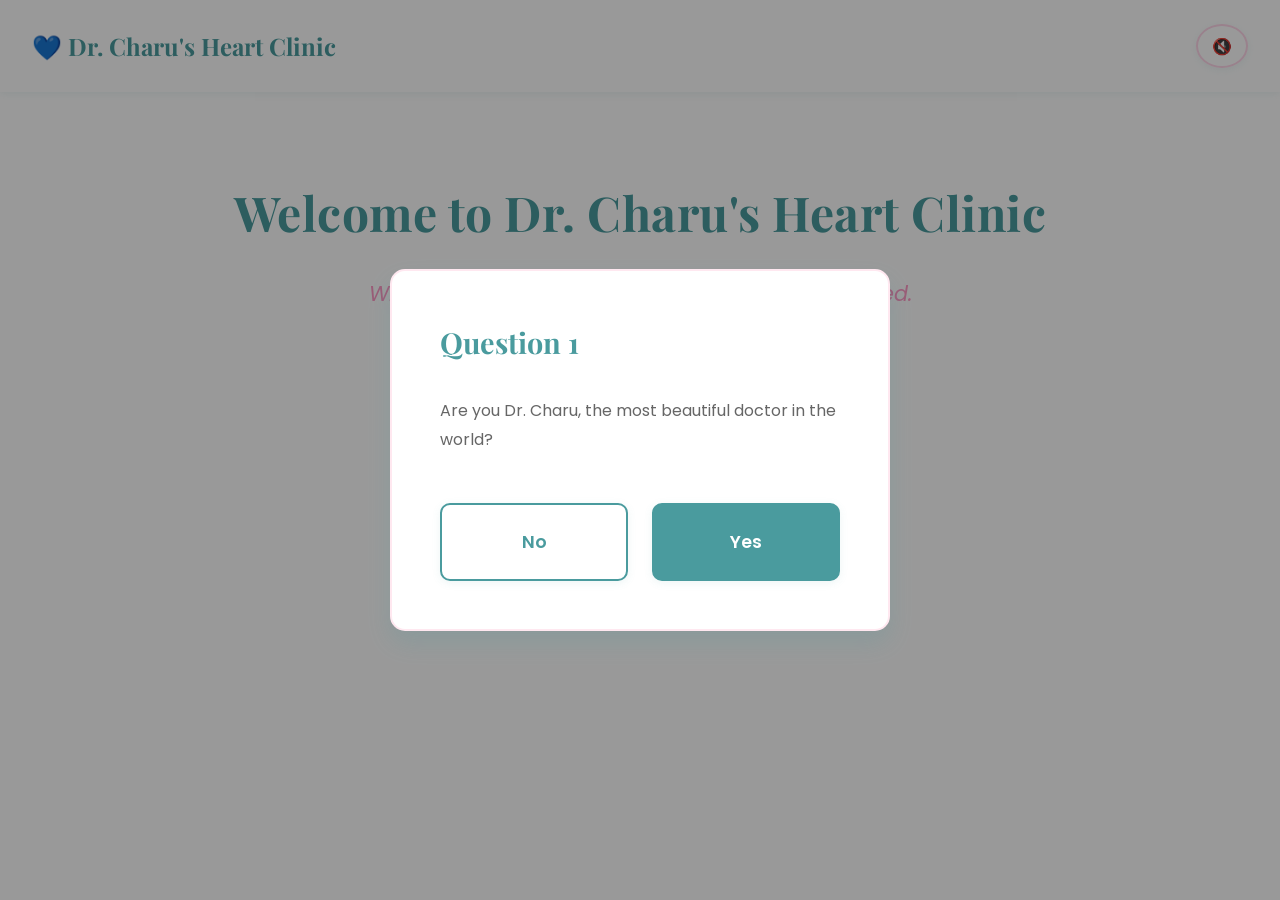
<file: index.html>
<!DOCTYPE html>
<html lang="en">
<head>
    <meta charset="UTF-8">
    <meta name="viewport" content="width=device-width, initial-scale=1.0">
    <title>Welcome to Dr. Charu's Heart Clinic</title>
    <link rel="icon" href="data:image/svg+xml,<svg xmlns=%22http://www.w3.org/2000/svg%22 viewBox=%220 0 100 100%22><text y=%22.9em%22 font-size=%2290%22>💙</text></svg>">
    <link rel="stylesheet" href="style.css">
</head>
<body data-page="landing">
    <!-- Navigation -->
    <nav>
        <div class="nav-brand">💙 Dr. Charu's Heart Clinic</div>
        <div style="display: flex; align-items: center; gap: 1rem;">
            <button class="music-toggle" title="Toggle Music">🔇</button>
        </div>
    </nav>

    <!-- Main Content -->
    <div class="page-container">
        <svg class="bg-heartbeat" viewBox="0 0 100 100" width="100" height="100">
            <polyline points="0,50 10,50 20,30 30,70 40,50 50,50 70,50 80,45 90,40 100,45" 
                      stroke="#FFD6E8" stroke-width="2" fill="none" stroke-linecap="round"/>
        </svg>

        <div class="content-wrapper">
            <header>
                <h1>Welcome to Dr. Charu's Heart Clinic</h1>
                <p style="font-size: 1.3rem; color: #FF99C5; font-style: italic; margin-bottom: 2rem;">
                    Where one patient has been permanently admitted.
                </p>
                
                <!-- Animated ECG Line -->
                <div style="margin: 2rem 0;">
                    <svg width="300" height="80" viewBox="0 0 300 80" style="margin: 0 auto; display: block;">
                        <!-- ECG heartbeat pattern -->
                        <rect x="0" y="0" width="300" height="80" fill="#E0EEF5" rx="5" opacity="0.3"/>
                        <polyline points="0,40 20,40 30,20 40,60 50,40 60,40 80,40 85,38 90,36 95,38 100,40 120,40 130,25 140,55 150,40 160,40 180,40 190,38 200,35 210,38 220,40 240,40 250,20 260,60 270,40 280,40 300,40" 
                                  stroke="#4A9B9E" stroke-width="2.5" fill="none" stroke-linecap="round" stroke-linejoin="round"/>
                        
                        <!-- Animated pulsing dot -->
                        <circle cx="300" cy="40" r="3" fill="#FF99C5" opacity="0.8">
                            <animate attributeName="r" from="3" to="6" dur="0.8s" repeatCount="indefinite"/>
                            <animate attributeName="opacity" from="0.8" to="0" dur="0.8s" repeatCount="indefinite"/>
                        </circle>
                    </svg>
                </div>
            </header>

            <div style="margin-top: 3rem;">
                <p style="font-size: 1.1rem; margin-bottom: 2rem; color: #666;">
                    Before you enter, we need to confirm a few things...
                </p>
            </div>
        </div>
    </div>

    <!-- Questions Modal -->
    <div class="modal-overlay" id="questions-modal">
        <div class="modal">
            <h2>Question 1</h2>
            <p>Are you Dr. Charu, the most beautiful doctor in the world?</p>
            <div class="modal-buttons">
                <button class="btn btn-ghost" data-answer="no" type="button">No</button>
                <button class="btn" data-answer="yes" type="button">Yes</button>
            </div>
        </div>
    </div>

    <!-- Audio Element -->
    <audio id="background-music" loop style="display: none;"></audio>

    <!-- Scripts -->
    <script src="script.js"></script>
</body>
</html>
</file>
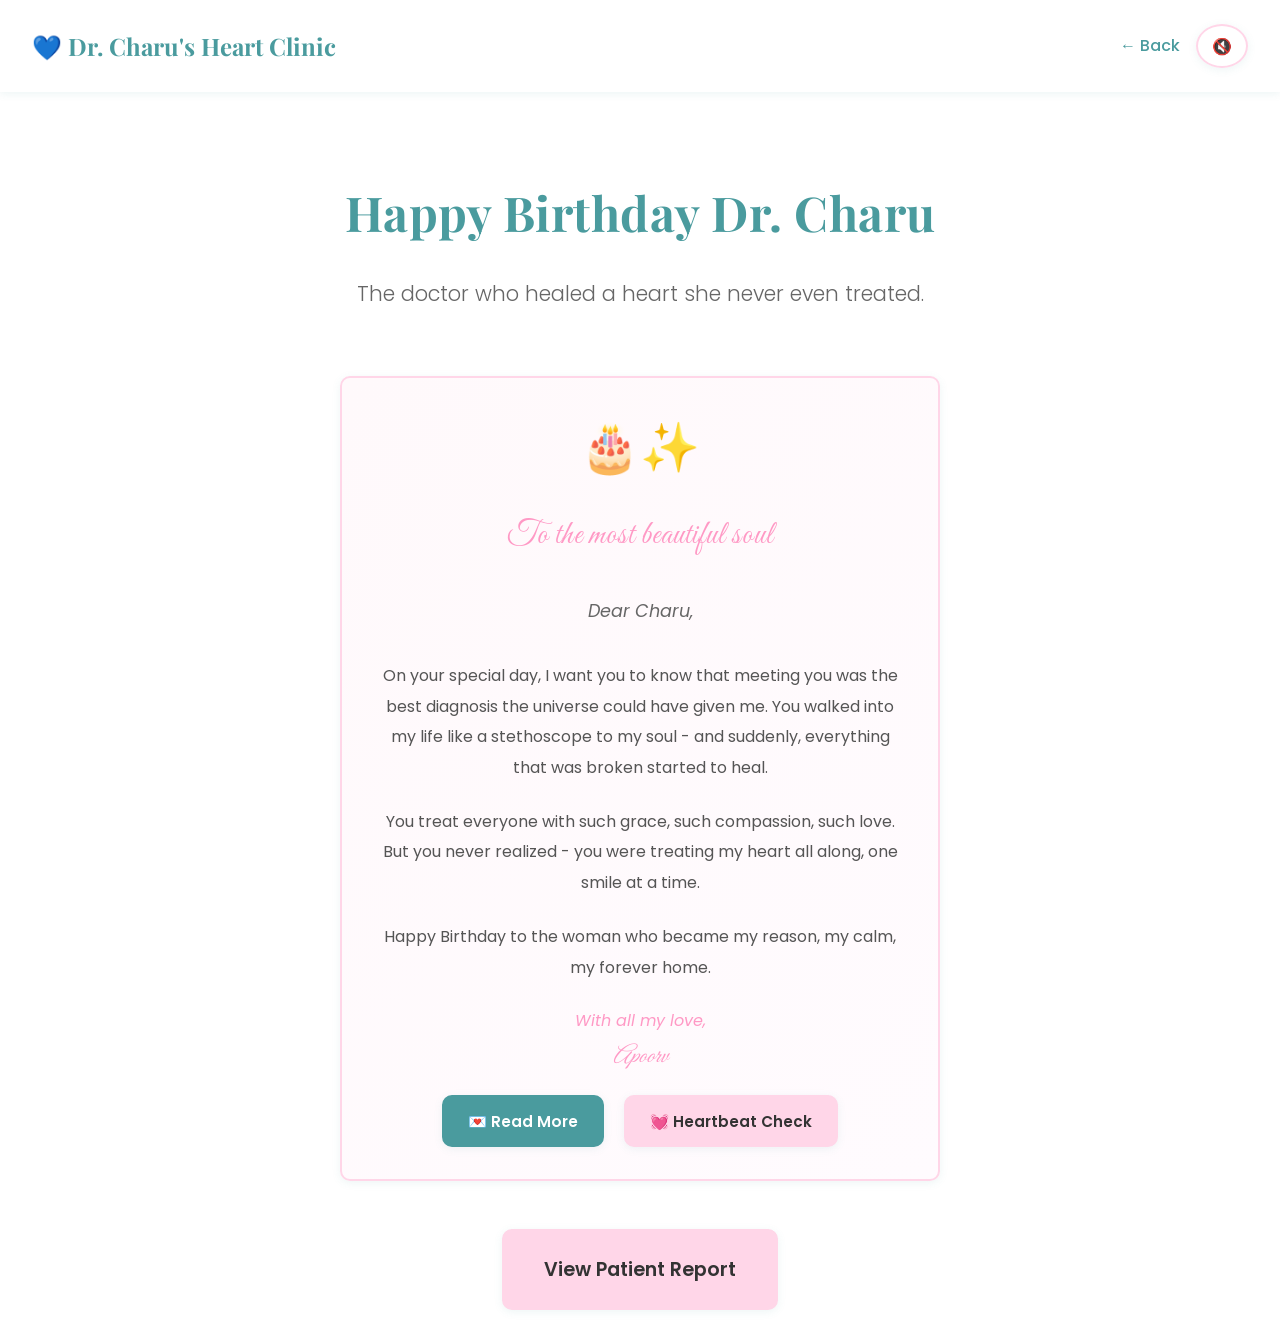
<file: birthday.html>
<!DOCTYPE html>
<html lang="en">
<head>
    <meta charset="UTF-8">
    <meta name="viewport" content="width=device-width, initial-scale=1.0">
    <title>Happy Birthday Dr. Charu</title>
    <link rel="icon" href="data:image/svg+xml,<svg xmlns=%22http://www.w3.org/2000/svg%22 viewBox=%220 0 100 100%22><text y=%22.9em%22 font-size=%2290%22>💙</text></svg>">
    <link rel="stylesheet" href="style.css">
</head>
<body data-page="birthday">
    <!-- Navigation -->
    <nav>
        <div class="nav-brand">💙 Dr. Charu's Heart Clinic</div>
        <div style="display: flex; align-items: center; gap: 1rem;">
            <a href="index.html" style="text-decoration: none; color: #4A9B9E; font-weight: 500;">← Back</a>
            <button class="music-toggle" title="Toggle Music">🔇</button>
        </div>
    </nav>

    <!-- Main Content -->
    <div class="page-container">
        <!-- Background heartbeat -->
        <div class="bg-heartbeat">❤️</div>

        <div class="content-wrapper">
            <header>
                <h1>Happy Birthday Dr. Charu</h1>
                <p class="subtitle">
                    The doctor who healed a heart she never even treated.
                </p>
            </header>

            <!-- Birthday Message -->
            <div class="card" style="background: linear-gradient(135deg, #FFF9FB 0%, #FFFBFE 100%); border: 2px solid #FFD6E8; max-width: 600px; margin: 2rem auto;">
                <div style="font-size: 3rem; margin-bottom: 1.5rem; cursor: pointer; transition: transform 0.3s ease;" onclick="celebrateBirthday()">🎂✨</div>
                
                <div style="font-family: 'Great Vibes', cursive; font-size: 2rem; color: #FF99C5; margin-bottom: 2rem; letter-spacing: 1px;">
                    To the most beautiful soul
                </div>

                <p style="font-size: 1.1rem; color: #666; line-height: 2; margin-bottom: 2rem; font-style: italic;">
                    Dear Charu,
                </p>

                <p style="font-size: 1rem; color: #555; line-height: 1.9; margin-bottom: 1.5rem;">
                    On your special day, I want you to know that meeting you was the best diagnosis the universe could have given me. You walked into my life like a stethoscope to my soul - and suddenly, everything that was broken started to heal.
                </p>

                <p style="font-size: 1rem; color: #555; line-height: 1.9; margin-bottom: 1.5rem;">
                    You treat everyone with such grace, such compassion, such love. But you never realized - you were treating my heart all along, one smile at a time.
                </p>

                <p style="font-size: 1rem; color: #555; line-height: 1.9; margin-bottom: 1.5rem;">
                    Happy Birthday to the woman who became my reason, my calm, my forever home.
                </p>

                <p style="font-size: 1rem; color: #FF99C5; font-style: italic; margin-bottom: 1rem;">
                    With all my love,<br>
                    <span style="font-family: 'Great Vibes', cursive; font-size: 1.5rem;">Apoorv</span>
                </p>

                <!-- Message Reveal Button -->
                <button class="btn" onclick="revealMessage()" style="margin-right: 1rem; font-size: 0.95rem; padding: 0.8rem 1.5rem;">
                    💌 Read More
                </button>

                <!-- Heartbeat Check Button -->
                <button class="btn btn-secondary" onclick="checkHeartbeat()" style="font-size: 0.95rem; padding: 0.8rem 1.5rem;">
                    💓 Heartbeat Check
                </button>
            </div>

            <!-- Call to action -->
            <div style="margin-top: 3rem;">
                <button class="btn btn-secondary" onclick="navigateTo('love_report.html')" style="font-size: 1.2rem; padding: 1.5rem 2.5rem;">
                    View Patient Report
                </button>
            </div>
        </div>
    </div>

    <!-- Audio Element -->
    <audio id="background-music" loop style="display: none;"></audio>

    <!-- Scripts -->
    <script src="script.js"></script>
</body>
</html>
</file>
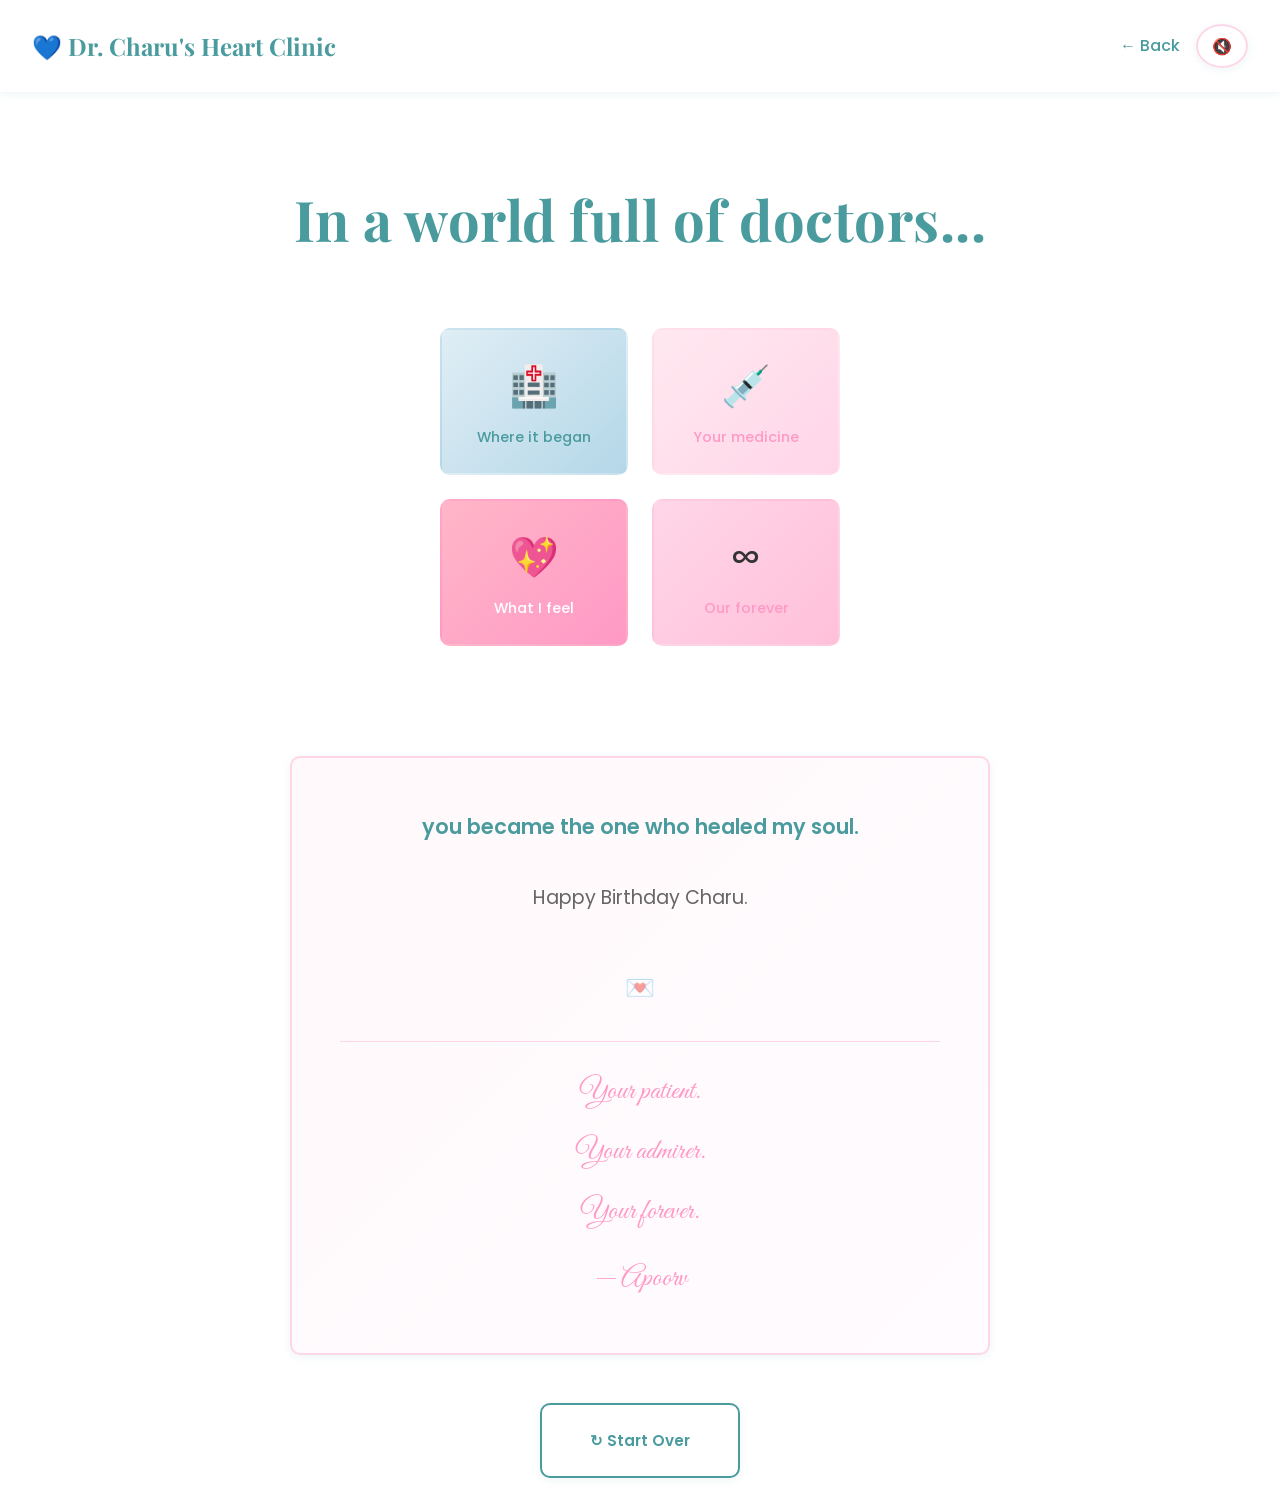
<file: forever.html>
<!DOCTYPE html>
<html lang="en">
<head>
    <meta charset="UTF-8">
    <meta name="viewport" content="width=device-width, initial-scale=1.0">
    <title>Forever - Charu's Birthday Gift</title>
    <link rel="icon" href="data:image/svg+xml,<svg xmlns=%22http://www.w3.org/2000/svg%22 viewBox=%220 0 100 100%22><text y=%22.9em%22 font-size=%2290%22>💙</text></svg>">
    <link rel="stylesheet" href="style.css">
</head>
<body data-page="forever">
    <!-- Navigation -->
    <nav>
        <div class="nav-brand">💙 Dr. Charu's Heart Clinic</div>
        <div style="display: flex; align-items: center; gap: 1rem;">
            <a href="heart_monitor.html" style="text-decoration: none; color: #4A9B9E; font-weight: 500;">← Back</a>
            <button class="music-toggle" title="Toggle Music">🔇</button>
        </div>
    </nav>

    <!-- Main Content -->
    <div class="page-container">
        <div class="content-wrapper" style="position: relative; z-index: 1;">
            <header>
                <h1 style="font-size: 3.5rem; margin-bottom: 1.5rem;">In a world full of doctors...</h1>
            </header>

            <!-- Interactive Click Zones -->
            <div style="display: grid; grid-template-columns: repeat(2, 1fr); gap: 1.5rem; max-width: 400px; margin: 2rem auto; margin-bottom: 3rem;">
                <div class="click-zone" onclick="clickZone('clinic')" style="padding: 1.5rem; background: linear-gradient(135deg, #E0EEF5, #B4D7E8); border-radius: 10px; text-align: center; cursor: pointer; transition: all 0.3s ease; border: 2px solid transparent;">
                    <div style="font-size: 2.5rem; margin-bottom: 0.5rem;">🏥</div>
                    <div style="font-size: 0.9rem; font-weight: 500; color: #4A9B9E;">Where it began</div>
                </div>
                <div class="click-zone" onclick="clickZone('treatment')" style="padding: 1.5rem; background: linear-gradient(135deg, #FFE8F0, #FFD6E8); border-radius: 10px; text-align: center; cursor: pointer; transition: all 0.3s ease; border: 2px solid transparent;">
                    <div style="font-size: 2.5rem; margin-bottom: 0.5rem;">💉</div>
                    <div style="font-size: 0.9rem; font-weight: 500; color: #FF99C5;">Your medicine</div>
                </div>
                <div class="click-zone" onclick="clickZone('love')" style="padding: 1.5rem; background: linear-gradient(135deg, #FFB6C8, #FF99C5); border-radius: 10px; text-align: center; cursor: pointer; transition: all 0.3s ease; border: 2px solid transparent; color: white;">
                    <div style="font-size: 2.5rem; margin-bottom: 0.5rem;">💖</div>
                    <div style="font-size: 0.9rem; font-weight: 500;">What I feel</div>
                </div>
                <div class="click-zone" onclick="clickZone('forever')" style="padding: 1.5rem; background: linear-gradient(135deg, #FFD6E8, #FFC0D9); border-radius: 10px; text-align: center; cursor: pointer; transition: all 0.3s ease; border: 2px solid transparent;">
                    <div style="font-size: 2.5rem; margin-bottom: 0.5rem;">∞</div>
                    <div style="font-size: 0.9rem; font-weight: 500; color: #FF99C5;">Our forever</div>
                </div>
            </div>

            <!-- Click Zone Messages -->
            <div id="zone-message" style="text-align: center; min-height: 30px; color: #4A9B9E; font-style: italic; margin-bottom: 2rem;"></div>
            <div class="card" style="background: linear-gradient(135deg, #FFF9FB 0%, #FFFBFE 100%); border: 2px solid #FFD6E8; max-width: 700px; margin: 2rem auto; padding: 3rem;">
                <p style="font-size: 1.3rem; font-weight: 600; color: #4A9B9E; line-height: 2; margin-bottom: 2rem;">
                    you became the one who healed my soul.
                </p>

                <p style="font-size: 1.2rem; color: #666; line-height: 2; margin-bottom: 2rem;">
                    Happy Birthday Charu.
                </p>

                <!-- Hidden Heart Icon for Secret Letter -->
                <p style="margin-top: 3rem; color: #999; font-size: 0.95rem;">
                    <span class="hidden-heart-icon" title="Click multiple times to discover a secret">💌</span>
                </p>

                <!-- Footer Message -->
                <div style="margin-top: 2rem; padding-top: 1.5rem; border-top: 1px solid #FFD6E8;">
                    <p style="font-family: 'Great Vibes', cursive; font-size: 1.8rem; color: #FF99C5; margin-bottom: 0.5rem;">
                        Your patient.
                    </p>
                    <p style="font-family: 'Great Vibes', cursive; font-size: 1.8rem; color: #FF99C5; margin-bottom: 0.5rem;">
                        Your admirer.
                    </p>
                    <p style="font-family: 'Great Vibes', cursive; font-size: 1.8rem; color: #FF99C5; margin-bottom: 1rem;">
                        Your forever.
                    </p>
                    <p style="font-family: 'Great Vibes', cursive; font-size: 1.8rem; color: #FF99C5; margin-bottom: 0;">
                        — Apoorv
                    </p>
                </div>
            </div>

            <!-- Navigation -->
            <div style="margin-top: 3rem; text-align: center;">
                <button class="btn btn-ghost" onclick="navigateTo('index.html')" style="font-size: 0.95rem;">
                    ↻ Start Over
                </button>
            </div>
        </div>
    </div>

    <!-- Audio Element -->
    <audio id="background-music" loop style="display: none;"></audio>

    <!-- Scripts -->
    <script src="script.js"></script>
    <script>
        let zoneClicks = {
            clinic: 0,
            treatment: 0,
            love: 0,
            forever: 0
        };

        const zoneMessages = {
            clinic: [
                '💙 The place where our story started...',
                '🩺 Where you save lives every day...',
                '✨ A clinic full of hearts you\'ve healed...'
            ],
            treatment: [
                '💊 My daily dose of happiness...',
                '🩹 The medicine that makes me whole...',
                '✓ Treatment complete - prognosis: forever'
            ],
            love: [
                '💖 More than I ever thought possible...',
                '❤️ A love that grows every single day...',
                '✨ Love that\'s beyond medical explanation'
            ],
            forever: [
                '∞ No expiration date on this love...',
                '✓ A lifetime prescription...',
                '💕 Forever with you, always'
            ]
        };

        function clickZone(zone) {
            const zones = document.querySelectorAll('.click-zone');
            const clickedZone = event.target.closest('.click-zone');
            
            // Scale animation
            if (clickedZone) {
                clickedZone.style.transform = 'scale(1.15)';
                setTimeout(() => {
                    clickedZone.style.transform = 'scale(1)';
                }, 200);
            }

            // Vibration feedback
            Animations.vibrate([80, 40, 80]);

            // Show message
            const messages = zoneMessages[zone];
            const messageDiv = document.getElementById('zone-message');
            if (messages) {
                const currentMessage = messages[Math.min(zoneClicks[zone], messages.length - 1)];
                messageDiv.textContent = currentMessage;
                zoneClicks[zone]++;
            }

            // Check if all zones have been clicked at least once
            const allClicked = Object.values(zoneClicks).every(count => count > 0);
            if (allClicked) {
                setTimeout(() => {
                    showSecretHint();
                }, 500);
            }
        }

        function showSecretHint() {
            const hint = document.createElement('div');
            hint.style.cssText = `
                position: fixed; bottom: 30px; right: 30px;
                background: #FFD6E8; padding: 1rem 1.5rem;
                border-radius: 50px; color: #FF99C5;
                font-weight: 600; animation: slideInUp 0.5s ease;
                cursor: pointer; z-index: 100;
            `;
            hint.textContent = '💌 Scroll down for a secret...';
            document.body.appendChild(hint);

            setTimeout(() => hint.remove(), 4000);
        }
    </script>
</body>
</html>
</file>
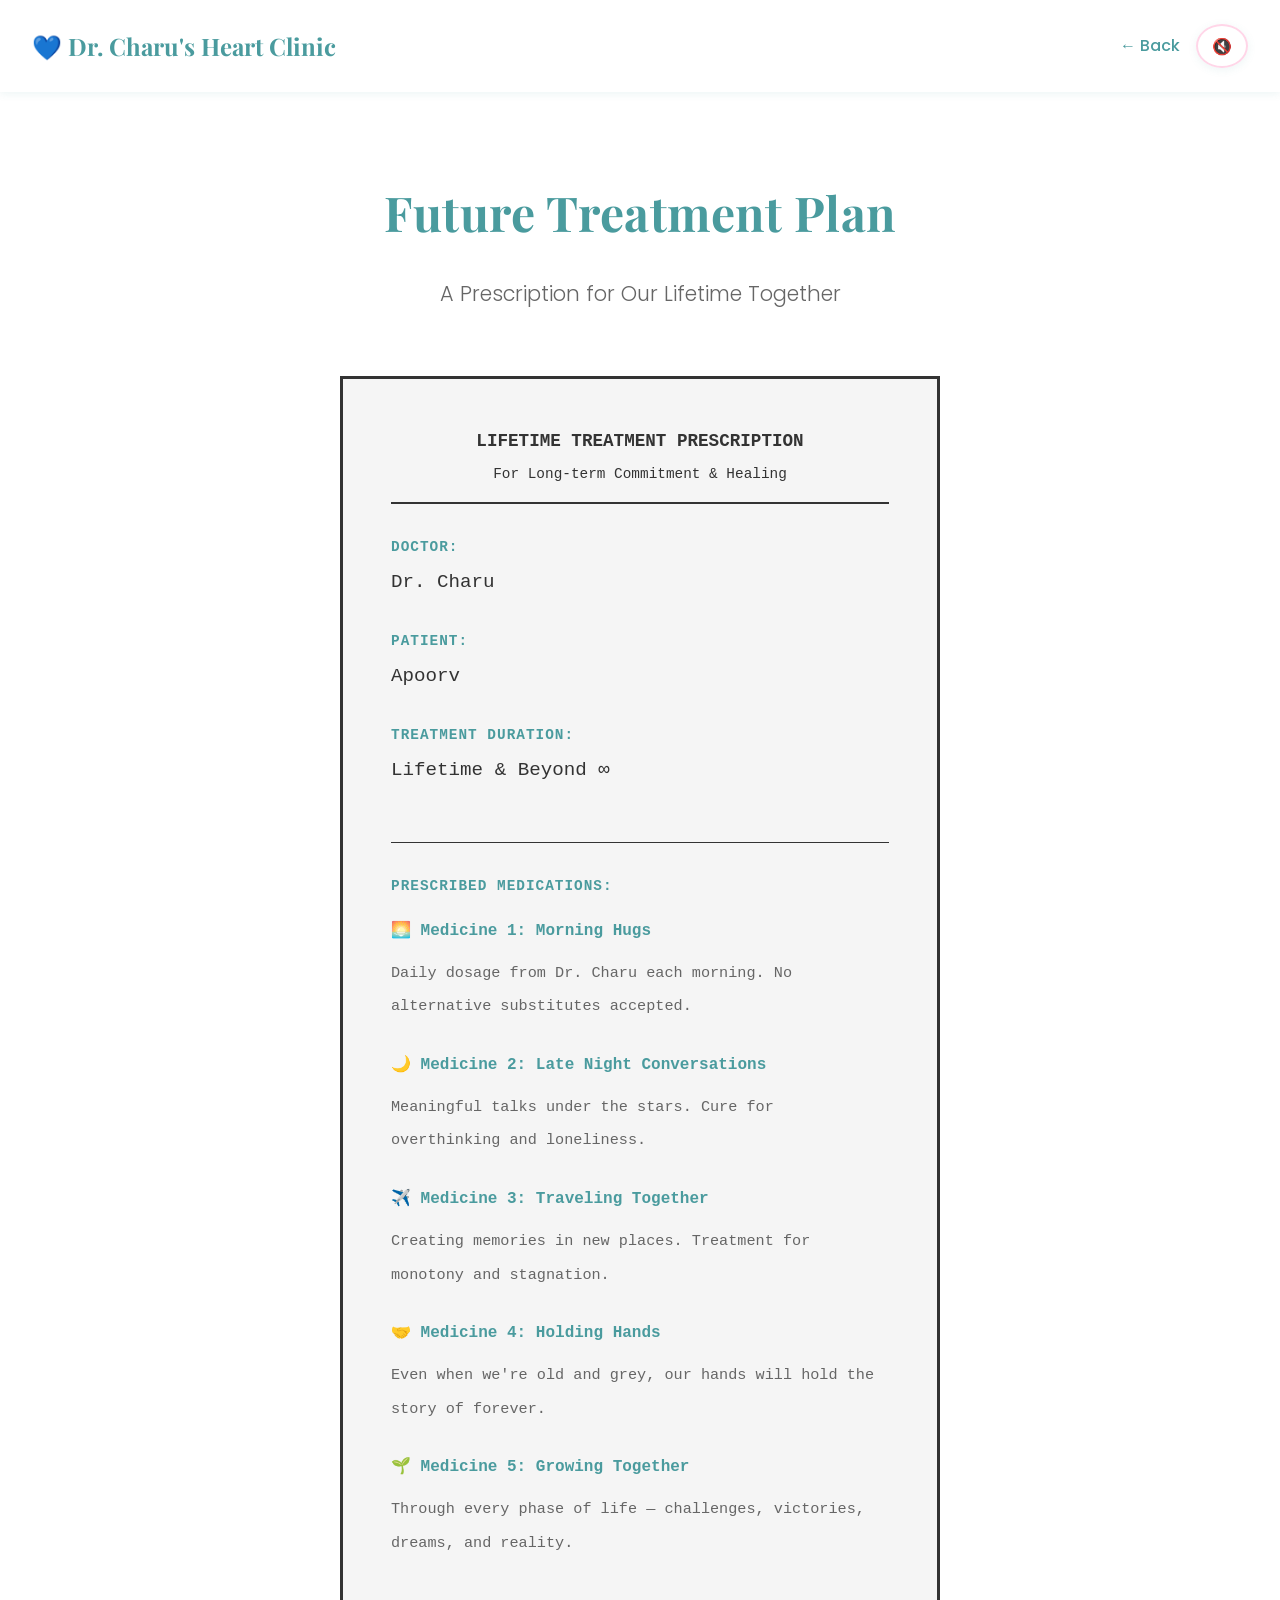
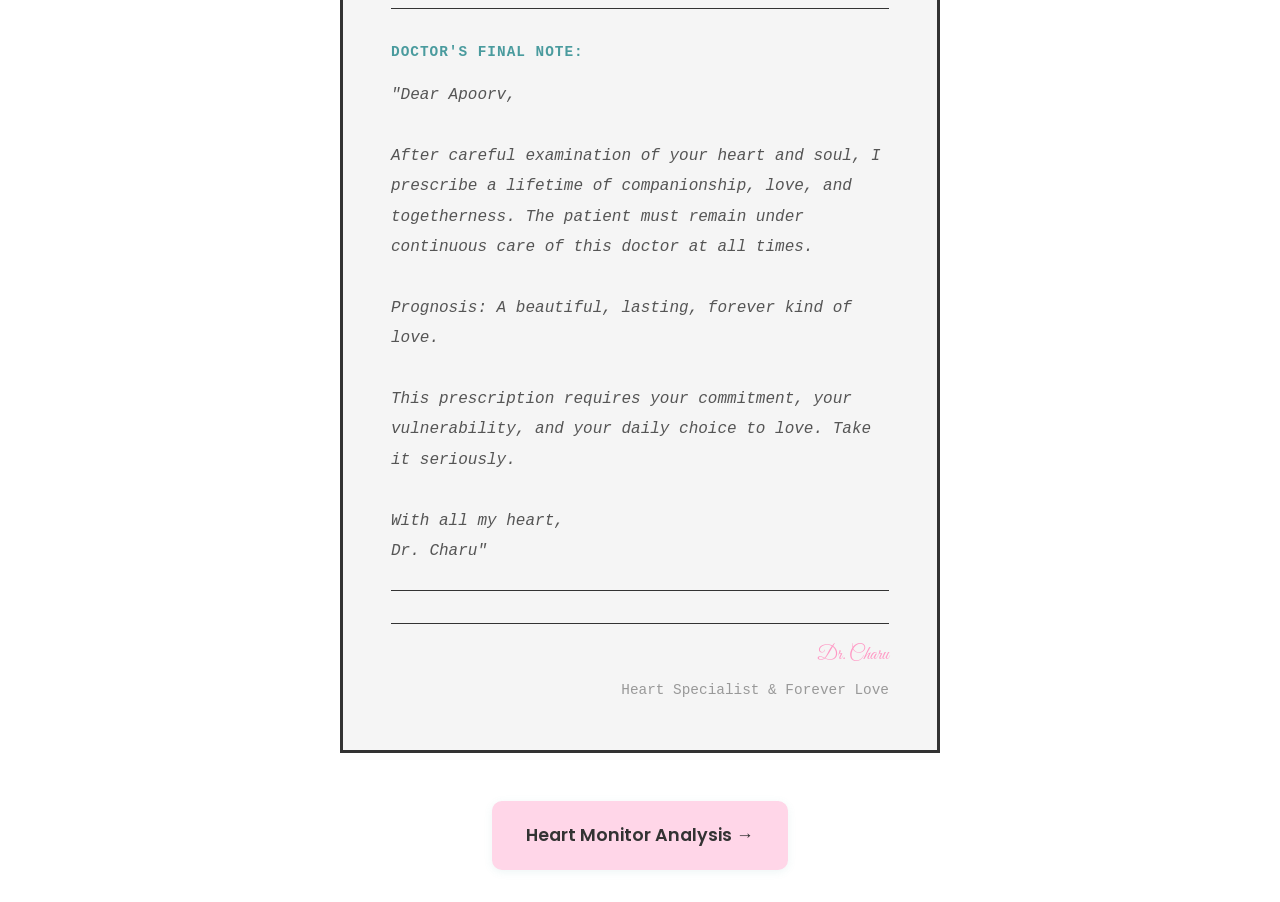
<file: future.html>
<!DOCTYPE html>
<html lang="en">
<head>
    <meta charset="UTF-8">
    <meta name="viewport" content="width=device-width, initial-scale=1.0">
    <title>Future Treatment Plan</title>
    <link rel="icon" href="data:image/svg+xml,<svg xmlns=%22http://www.w3.org/2000/svg%22 viewBox=%220 0 100 100%22><text y=%22.9em%22 font-size=%2290%22>💙</text></svg>">
    <link rel="stylesheet" href="style.css">
</head>
<body data-page="future">
    <!-- Navigation -->
    <nav>
        <div class="nav-brand">💙 Dr. Charu's Heart Clinic</div>
        <div style="display: flex; align-items: center; gap: 1rem;">
            <a href="reasons.html" style="text-decoration: none; color: #4A9B9E; font-weight: 500;">← Back</a>
            <button class="music-toggle" title="Toggle Music">🔇</button>
        </div>
    </nav>

    <!-- Main Content -->
    <div class="page-container">
        <div class="content-wrapper">
            <header>
                <h1>Future Treatment Plan</h1>
                <p class="subtitle">A Prescription for Our Lifetime Together</p>
            </header>

            <!-- Prescription Document -->
            <div class="medical-report prescription-form" style="max-width: 600px; margin: 2rem auto;">
                <!-- Header -->
                <div style="text-align: center; margin-bottom: 2rem; padding-bottom: 1rem; border-bottom: 2px solid #333;">
                    <div style="font-weight: bold; font-size: 1.1rem;">LIFETIME TREATMENT PRESCRIPTION</div>
                    <div style="font-size: 0.9rem; margin-top: 0.5rem;">For Long-term Commitment & Healing</div>
                </div>

                <!-- Patient Information -->
                <div class="report-section">
                    <div class="report-label">Doctor:</div>
                    <div class="report-value">Dr. Charu</div>

                    <div class="report-label">Patient:</div>
                    <div class="report-value">Apoorv</div>

                    <div class="report-label">Treatment Duration:</div>
                    <div class="report-value">Lifetime & Beyond ∞</div>
                </div>

                <!-- Medications -->
                <div class="report-section">
                    <div class="report-label">Prescribed Medications:</div>
                    <div style="margin-top: 1rem; line-height: 2.2;">
                        <div style="margin-bottom: 1.5rem;">
                            <strong style="color: #4A9B9E;">🌅 Medicine 1: Morning Hugs</strong>
                            <div style="font-size: 0.95rem; color: #666; margin-top: 0.5rem;">
                                Daily dosage from Dr. Charu each morning. No alternative substitutes accepted.
                            </div>
                        </div>

                        <div style="margin-bottom: 1.5rem;">
                            <strong style="color: #4A9B9E;">🌙 Medicine 2: Late Night Conversations</strong>
                            <div style="font-size: 0.95rem; color: #666; margin-top: 0.5rem;">
                                Meaningful talks under the stars. Cure for overthinking and loneliness.
                            </div>
                        </div>

                        <div style="margin-bottom: 1.5rem;">
                            <strong style="color: #4A9B9E;">✈️ Medicine 3: Traveling Together</strong>
                            <div style="font-size: 0.95rem; color: #666; margin-top: 0.5rem;">
                                Creating memories in new places. Treatment for monotony and stagnation.
                            </div>
                        </div>

                        <div style="margin-bottom: 1.5rem;">
                            <strong style="color: #4A9B9E;">🤝 Medicine 4: Holding Hands</strong>
                            <div style="font-size: 0.95rem; color: #666; margin-top: 0.5rem;">
                                Even when we're old and grey, our hands will hold the story of forever.
                            </div>
                        </div>

                        <div style="margin-bottom: 1.5rem;">
                            <strong style="color: #4A9B9E;">🌱 Medicine 5: Growing Together</strong>
                            <div style="font-size: 0.95rem; color: #666; margin-top: 0.5rem;">
                                Through every phase of life — challenges, victories, dreams, and reality.
                            </div>
                        </div>
                    </div>
                </div>

                <!-- Doctor's Final Note -->
                <div class="report-section">
                    <div class="report-label">Doctor's Final Note:</div>
                    <div style="margin-top: 1rem; font-style: italic; color: #555; line-height: 1.9;">
                        "Dear Apoorv,
                        <br><br>
                        After careful examination of your heart and soul, I prescribe a lifetime of companionship, love, and togetherness. The patient must remain under continuous care of this doctor at all times. 
                        <br><br>
                        Prognosis: A beautiful, lasting, forever kind of love.
                        <br><br>
                        This prescription requires your commitment, your vulnerability, and your daily choice to love. Take it seriously.
                        <br><br>
                        With all my heart,
                        <br>
                        Dr. Charu"
                    </div>
                </div>

                <!-- Signature -->
                <div style="margin-top: 2rem; text-align: right; padding-top: 1rem; border-top: 1px solid #333;">
                    <div style="font-size: 1.2rem; color: #FF99C5; font-family: 'Great Vibes', cursive; margin-bottom: 0.5rem;">
                        Dr. Charu
                    </div>
                    <div style="font-size: 0.9rem; color: #999;">Heart Specialist & Forever Love</div>
                </div>
            </div>

            <!-- Call to action -->
            <div style="margin-top: 3rem;">
                <button class="btn btn-secondary" onclick="navigateTo('heart_monitor.html')" style="font-size: 1.1rem; padding: 1.2rem 2rem;">
                    Heart Monitor Analysis →
                </button>
            </div>
        </div>
    </div>

    <!-- Audio Element -->
    <audio id="background-music" loop style="display: none;"></audio>

    <!-- Scripts -->
    <script src="script.js"></script>
</body>
</html>
</file>
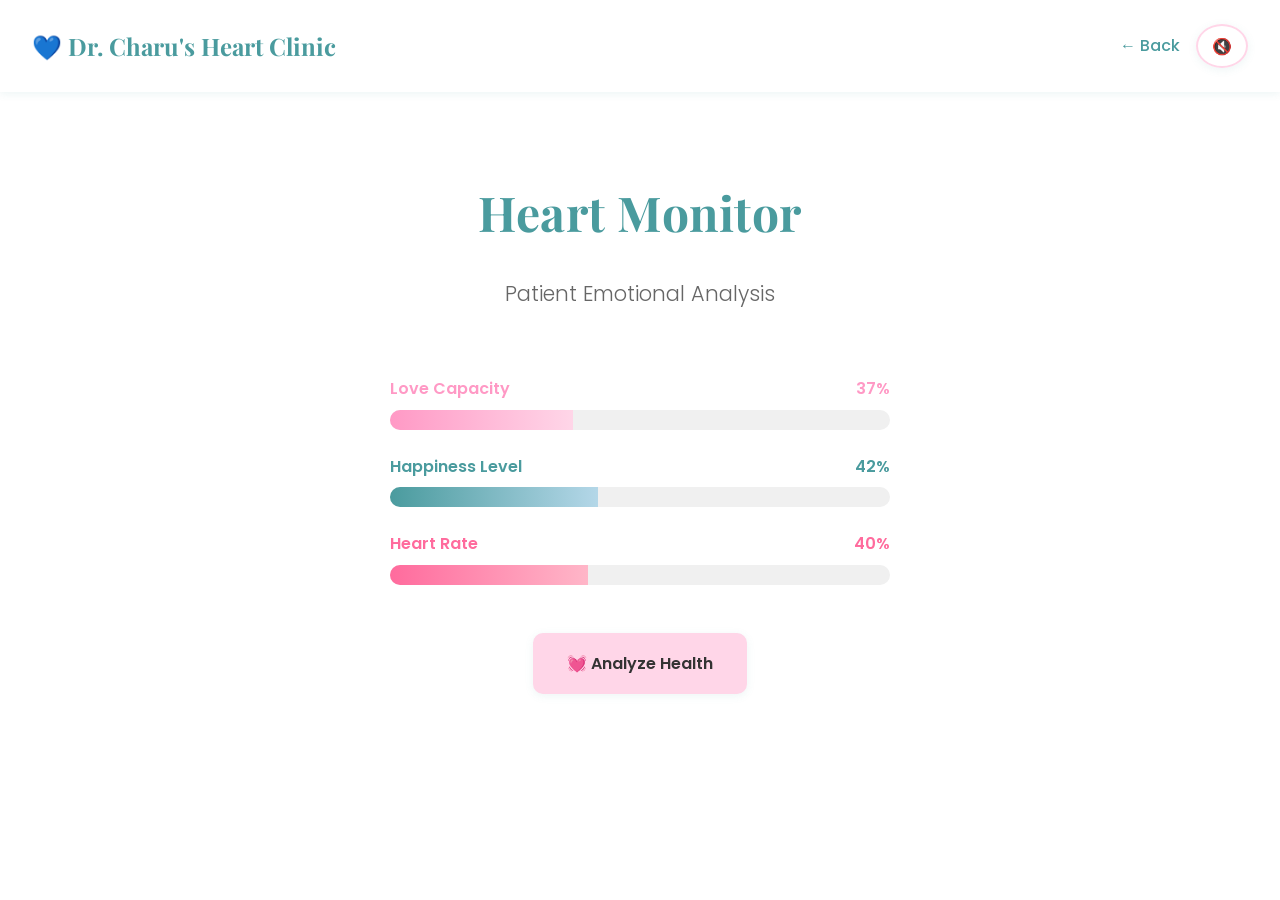
<file: heart_monitor.html>
<!DOCTYPE html>
<html lang="en">
<head>
    <meta charset="UTF-8">
    <meta name="viewport" content="width=device-width, initial-scale=1.0">
    <title>Heart Monitor Analysis</title>
    <link rel="icon" href="data:image/svg+xml,<svg xmlns=%22http://www.w3.org/2000/svg%22 viewBox=%220 0 100 100%22><text y=%22.9em%22 font-size=%2290%22>💙</text></svg>">
    <link rel="stylesheet" href="style.css">
</head>
<body data-page="heart-monitor">
    <!-- Navigation -->
    <nav>
        <div class="nav-brand">💙 Dr. Charu's Heart Clinic</div>
        <div style="display: flex; align-items: center; gap: 1rem;">
            <a href="future.html" style="text-decoration: none; color: #4A9B9E; font-weight: 500;">← Back</a>
            <button class="music-toggle" title="Toggle Music">🔇</button>
        </div>
    </nav>

    <!-- Main Content -->
    <div class="page-container">
        <div class="content-wrapper">
            <header>
                <h1>Heart Monitor</h1>
                <p class="subtitle">Patient Emotional Analysis</p>
            </header>

            <!-- Heart Monitor Container -->
            <div id="heart-monitor-container" style="margin: 3rem 0; max-width: 500px; margin-left: auto; margin-right: auto;">
                <!-- Health Bars -->
                <div style="margin-bottom: 2rem;">
                    <div style="margin-bottom: 1.5rem;">
                        <div style="display: flex; justify-content: space-between; margin-bottom: 0.5rem;">
                            <span style="font-weight: 600; color: #FF99C5;">Love Capacity</span>
                            <span id="love-percent" style="color: #FF99C5; font-weight: 600;">0%</span>
                        </div>
                        <div style="background: #F0F0F0; border-radius: 10px; height: 20px; overflow: hidden;">
                            <div id="love-bar" style="background: linear-gradient(90deg, #FF99C5, #FFD6E8); height: 100%; width: 0%; transition: width 1.2s ease-out;"></div>
                        </div>
                    </div>

                    <div style="margin-bottom: 1.5rem;">
                        <div style="display: flex; justify-content: space-between; margin-bottom: 0.5rem;">
                            <span style="font-weight: 600; color: #4A9B9E;">Happiness Level</span>
                            <span id="happiness-percent" style="color: #4A9B9E; font-weight: 600;">0%</span>
                        </div>
                        <div style="background: #F0F0F0; border-radius: 10px; height: 20px; overflow: hidden;">
                            <div id="happiness-bar" style="background: linear-gradient(90deg, #4A9B9E, #B4D7E8); height: 100%; width: 0%; transition: width 1.2s ease-out;"></div>
                        </div>
                    </div>

                    <div style="margin-bottom: 1.5rem;">
                        <div style="display: flex; justify-content: space-between; margin-bottom: 0.5rem;">
                            <span style="font-weight: 600; color: #FF6B9D;">Heart Rate</span>
                            <span id="heartrate-percent" style="color: #FF6B9D; font-weight: 600;">0%</span>
                        </div>
                        <div style="background: #F0F0F0; border-radius: 10px; height: 20px; overflow: hidden;">
                            <div id="heartrate-bar" style="background: linear-gradient(90deg, #FF6B9D, #FFB6C8); height: 100%; width: 0%; transition: width 1.2s ease-out;"></div>
                        </div>
                    </div>
                </div>

                <!-- Diagnosis Section (Hidden initially) -->
                <div id="diagnosis-section" style="display: none; background: #FFF9FB; padding: 2rem; border-radius: 10px; border: 2px solid #FFD6E8; margin-top: 2rem;">
                    <h3 style="color: #FF99C5; margin-bottom: 1.5rem;">🏥 Diagnosis Report</h3>
                    <div id="diagnosis-content" style="color: #666; line-height: 2; font-style: italic;">
                        <!-- Diagnosis lines will appear here -->
                    </div>
                </div>
            </div>

            <!-- Heartbeat Button -->
            <div style="margin-top: 2rem; text-align: center;">
                <button class="btn btn-secondary heartbeat-button" onclick="analyzeHeartbeat()" style="font-size: 1rem; padding: 1rem 2rem;">
                    💓 Analyze Health
                </button>
            </div>
        </div>
    </div>

    <!-- Audio Element -->
    <audio id="background-music" loop style="display: none;"></audio>

    <!-- Scripts -->
    <script src="script.js"></script>
    <script>
        function initializeHeartMonitor() {
            // Auto-fill health bars on page load
            setTimeout(() => {
                animateHealthBar('love-bar', 88, 'love-percent');
                animateHealthBar('happiness-bar', 100, 'happiness-percent');
                animateHealthBar('heartrate-bar', 95, 'heartrate-percent');
            }, 500);
        }

        function animateHealthBar(barId, targetPercent, percentId) {
            const bar = document.getElementById(barId);
            const percentDisplay = document.getElementById(percentId);
            if (!bar) return;

            let current = 0;
            const increment = targetPercent / 24; // Animate over 1.2s
            const interval = setInterval(() => {
                current += increment;
                if (current >= targetPercent) {
                    current = targetPercent;
                    clearInterval(interval);
                }
                bar.style.width = current + '%';
                percentDisplay.textContent = Math.round(current) + '%';
            }, 50);
        }

        function analyzeHeartbeat() {
            const button = document.querySelector('.heartbeat-button');
            button.disabled = true;
            button.textContent = '🔍 Analyzing...';

            setTimeout(() => {
                const diagnosisSection = document.getElementById('diagnosis-section');
                const diagnosisContent = document.getElementById('diagnosis-content');
                diagnosisSection.style.display = 'block';
                diagnosisContent.innerHTML = '';

                const diagnoses = [
                    '✓ Patient shows signs of permanent attachment to Dr. Charu',
                    '✓ Love metrics indicate lifelong commitment pattern',
                    '✓ Prognosis: Happily incurable, beautifully managed'
                ];

                let index = 0;
                const displayInterval = setInterval(() => {
                    if (index < diagnoses.length) {
                        const line = document.createElement('div');
                        line.textContent = diagnoses[index];
                        line.style.animation = 'slideInUp 0.5s ease forwards';
                        diagnosisContent.appendChild(line);
                        Animations.vibrate([60, 40, 60]);
                        index++;
                    } else {
                        clearInterval(displayInterval);
                        button.disabled = false;
                        button.textContent = '✓ Analyzed';
                        // Trigger proposal popup when Analyzed button is clicked
                        button.onclick = function() {
                            showProposalPopup();
                        };
                    }
                }, 600);
            }, 2000);
        }

        // Initialize on page load
        document.addEventListener('DOMContentLoaded', initializeHeartMonitor);
    </script>
</body>
</html>
</file>
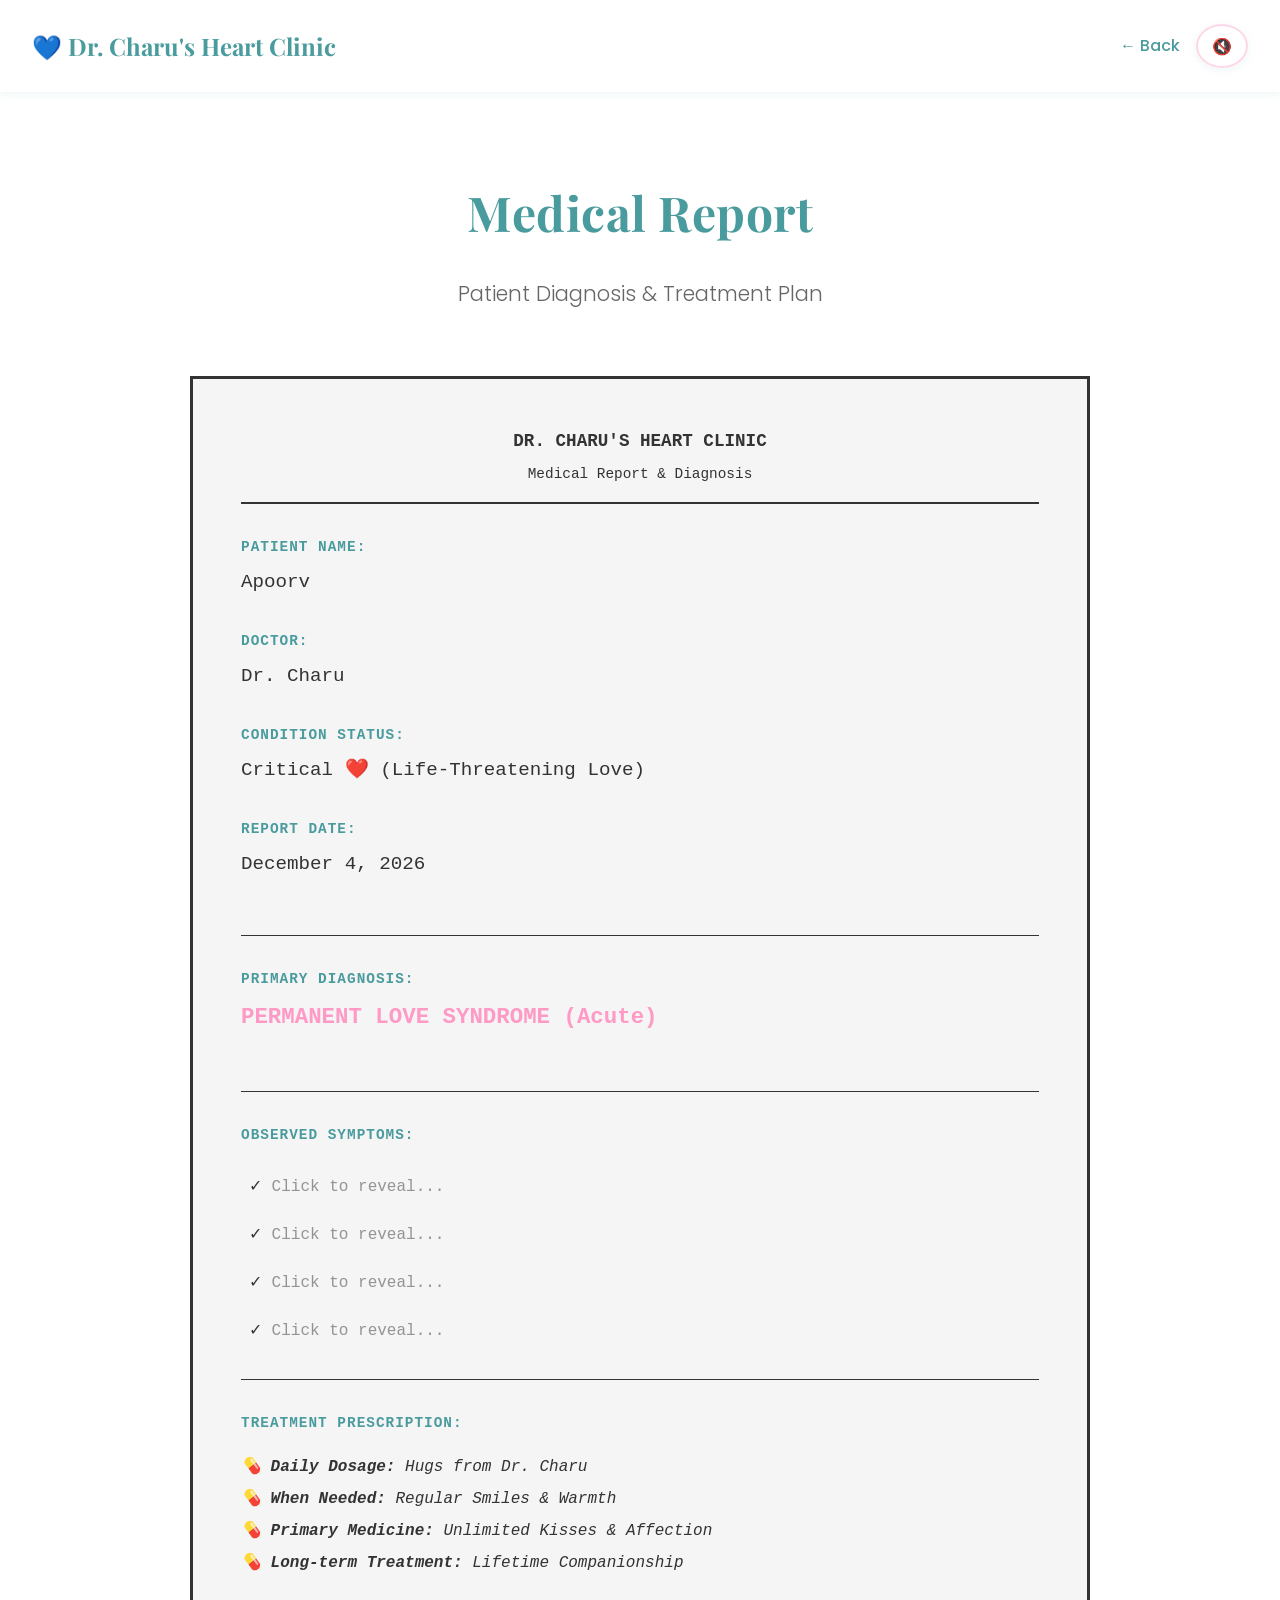
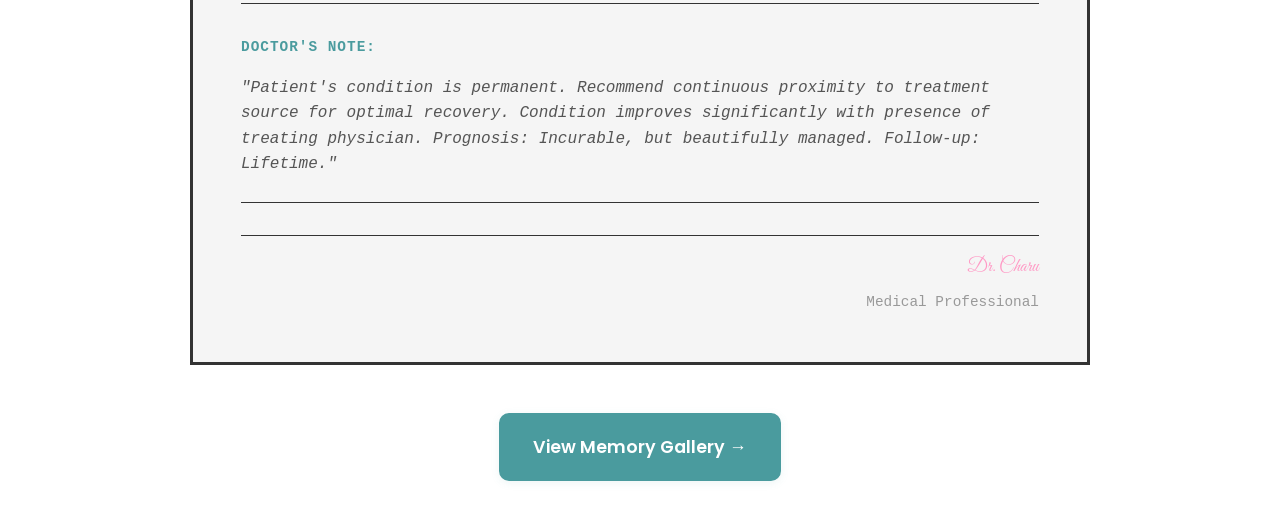
<file: love_report.html>
<!DOCTYPE html>
<html lang="en">
<head>
    <meta charset="UTF-8">
    <meta name="viewport" content="width=device-width, initial-scale=1.0">
    <title>Patient Medical Report</title>
    <link rel="icon" href="data:image/svg+xml,<svg xmlns=%22http://www.w3.org/2000/svg%22 viewBox=%220 0 100 100%22><text y=%22.9em%22 font-size=%2290%22>💙</text></svg>">
    <link rel="stylesheet" href="style.css">
</head>
<body data-page="love-report">
    <!-- Navigation -->
    <nav>
        <div class="nav-brand">💙 Dr. Charu's Heart Clinic</div>
        <div style="display: flex; align-items: center; gap: 1rem;">
            <a href="birthday.html" style="text-decoration: none; color: #4A9B9E; font-weight: 500;">← Back</a>
            <button class="music-toggle" title="Toggle Music">🔇</button>
        </div>
    </nav>

    <!-- Main Content -->
    <div class="page-container">
        <div class="content-wrapper">
            <header>
                <h1>Medical Report</h1>
                <p class="subtitle">Patient Diagnosis & Treatment Plan</p>
            </header>

            <!-- Medical Report Document -->
            <div class="medical-report">
                <!-- Header -->
                <div style="text-align: center; margin-bottom: 2rem; padding-bottom: 1rem; border-bottom: 2px solid #333;">
                    <div style="font-weight: bold; font-size: 1.1rem;">DR. CHARU'S HEART CLINIC</div>
                    <div style="font-size: 0.9rem; margin-top: 0.5rem;">Medical Report & Diagnosis</div>
                </div>

                <!-- Patient Information -->
                <div class="report-section">
                    <div class="report-label">Patient Name:</div>
                    <div class="report-value">Apoorv</div>

                    <div class="report-label">Doctor:</div>
                    <div class="report-value">Dr. Charu</div>

                    <div class="report-label">Condition Status:</div>
                    <div class="report-value">Critical ❤️ (Life-Threatening Love)</div>

                    <div class="report-label">Report Date:</div>
                    <div class="report-value" id="report-date"></div>
                </div>

                <!-- Diagnosis -->
                <div class="report-section">
                    <div class="report-label">Primary Diagnosis:</div>
                    <div class="report-value" style="font-size: 1.4rem; color: #FF99C5; font-weight: bold;">
                        PERMANENT LOVE SYNDROME (Acute)
                    </div>
                </div>

                <!-- Symptoms -->
                <div class="report-section">
                    <div class="report-label">Observed Symptoms:</div>
                    <div style="margin-top: 1rem; line-height: 2;">
                        <div class="symptom-item" onclick="revealSymptom(0)" style="cursor: pointer; padding: 0.5rem; border-radius: 4px; transition: all 0.3s ease;">
                            <span class="symptom-icon">✓</span> <span class="symptom-text symptom-0" style="opacity: 0.5;">Click to reveal...</span>
                        </div>
                        <div class="symptom-item" onclick="revealSymptom(1)" style="cursor: pointer; padding: 0.5rem; border-radius: 4px; transition: all 0.3s ease;">
                            <span class="symptom-icon">✓</span> <span class="symptom-text symptom-1" style="opacity: 0.5;">Click to reveal...</span>
                        </div>
                        <div class="symptom-item" onclick="revealSymptom(2)" style="cursor: pointer; padding: 0.5rem; border-radius: 4px; transition: all 0.3s ease;">
                            <span class="symptom-icon">✓</span> <span class="symptom-text symptom-2" style="opacity: 0.5;">Click to reveal...</span>
                        </div>
                        <div class="symptom-item" onclick="revealSymptom(3)" style="cursor: pointer; padding: 0.5rem; border-radius: 4px; transition: all 0.3s ease;">
                            <span class="symptom-icon">✓</span> <span class="symptom-text symptom-3" style="opacity: 0.5;">Click to reveal...</span>
                        </div>
                    </div>
                </div>

                <!-- Prescription -->
                <div class="report-section">
                    <div class="report-label">Treatment Prescription:</div>
                    <div style="margin-top: 1rem; line-height: 2; font-style: italic;">
                        <div>💊 <strong>Daily Dosage:</strong> Hugs from Dr. Charu</div>
                        <div>💊 <strong>When Needed:</strong> Regular Smiles &amp; Warmth</div>
                        <div>💊 <strong>Primary Medicine:</strong> Unlimited Kisses &amp; Affection</div>
                        <div>💊 <strong>Long-term Treatment:</strong> Lifetime Companionship</div>
                    </div>
                </div>

                <!-- Doctor's Note -->
                <div class="report-section">
                    <div class="report-label">Doctor's Note:</div>
                    <div style="margin-top: 1rem; font-style: italic; color: #555;">
                        "Patient's condition is permanent. Recommend continuous proximity to treatment source for optimal recovery. Condition improves significantly with presence of treating physician. Prognosis: Incurable, but beautifully managed. Follow-up: Lifetime."
                    </div>
                </div>

                <!-- Signature -->
                <div style="margin-top: 2rem; text-align: right; padding-top: 1rem; border-top: 1px solid #333;">
                    <div style="font-size: 1.2rem; color: #FF99C5; font-family: 'Great Vibes', cursive; margin-bottom: 0.5rem;">
                        Dr. Charu
                    </div>
                    <div style="font-size: 0.9rem; color: #999;">Medical Professional</div>
                </div>
            </div>

            <!-- Call to action -->
            <div style="margin-top: 3rem;">
                <button class="btn" onclick="navigateTo('memories.html')" style="font-size: 1.1rem; padding: 1.2rem 2rem;">
                    View Memory Gallery →
                </button>
            </div>
        </div>
    </div>

    <!-- Audio Element -->
    <audio id="background-music" loop style="display: none;"></audio>

    <!-- Scripts -->
    <script src="script.js"></script>
    <script>
        // Set current date on report
        function setReportDate() {
            const today = new Date();
            const options = { year: 'numeric', month: 'long', day: 'numeric' };
            document.getElementById('report-date').textContent = today.toLocaleDateString('en-US', options);
        }
        document.addEventListener('DOMContentLoaded', setReportDate);
    </script>
</body>
</html>
</file>
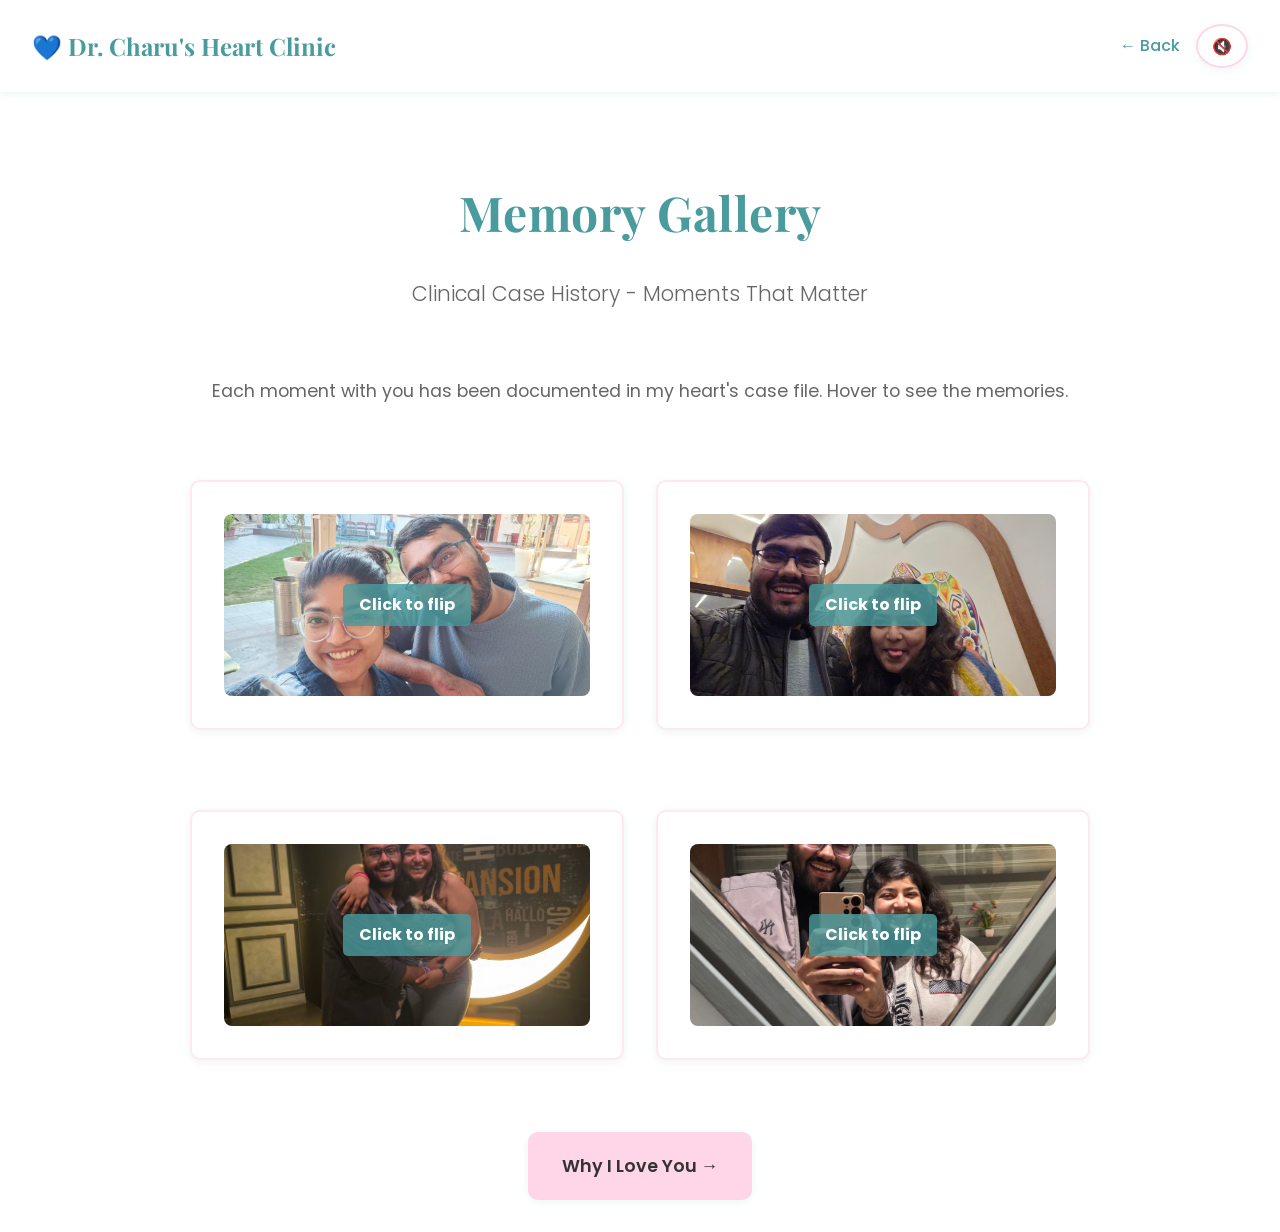
<file: memories.html>
<!DOCTYPE html>
<html lang="en">
<head>
    <meta charset="UTF-8">
    <meta name="viewport" content="width=device-width, initial-scale=1.0">
    <title>Memory Gallery - Case History</title>
    <link rel="icon" href="data:image/svg+xml,<svg xmlns=%22http://www.w3.org/2000/svg%22 viewBox=%220 0 100 100%22><text y=%22.9em%22 font-size=%2290%22>💙</text></svg>">
    <link rel="stylesheet" href="style.css">
</head>
<body data-page="memories">
    <!-- Navigation -->
    <nav>
        <div class="nav-brand">💙 Dr. Charu's Heart Clinic</div>
        <div style="display: flex; align-items: center; gap: 1rem;">
            <a href="love_report.html" style="text-decoration: none; color: #4A9B9E; font-weight: 500;">← Back</a>
            <button class="music-toggle" title="Toggle Music">🔇</button>
        </div>
    </nav>

    <!-- Main Content -->
    <div class="page-container">
        <div class="content-wrapper">
            <header>
                <h1>Memory Gallery</h1>
                <p class="subtitle">Clinical Case History - Moments That Matter</p>
            </header>

            <p style="margin-bottom: 3rem; color: #666;">
                Each moment with you has been documented in my heart's case file. Hover to see the memories.
            </p>

            <!-- Photo Cards Grid -->
            <div class="card-grid" id="memories-grid">
                <!-- Grid will be populated by JavaScript -->
            </div>

            <!-- Call to action -->
            <div style="margin-top: 3rem;">
                <button class="btn btn-secondary" onclick="navigateTo('reasons.html')" style="font-size: 1.1rem; padding: 1.2rem 2rem;">
                    Why I Love You →
                </button>
            </div>
        </div>
    </div>

    <!-- Audio Element -->
    <audio id="background-music" loop style="display: none;"></audio>

    <!-- Scripts -->
    <script src="script.js"></script>
    <script>
        // Flip card CSS
        const flipStyles = `
            .memory-card {
                perspective: 1000px;
                height: 250px;
                cursor: pointer;
            }

            .memory-card-inner {
                position: relative;
                width: 100%;
                height: 100%;
                transition: transform 0.6s;
                transform-style: preserve-3d;
            }

            .memory-card.flipped .memory-card-inner {
                transform: rotateY(180deg);
            }

            .memory-card-front,
            .memory-card-back {
                position: absolute;
                width: 100%;
                height: 100%;
                backface-visibility: hidden;
                display: flex;
                align-items: center;
                justify-content: center;
                border-radius: 8px;
            }

            .memory-card-front {
                background: linear-gradient(135deg, #FFE8F0, #E0EEF5);
            }

            .memory-card-back {
                background: linear-gradient(135deg, #4A9B9E, #FF99C5);
                color: white;
                transform: rotateY(180deg);
                flex-direction: column;
                padding: 2rem;
                text-align: center;
            }

            .memory-card-back h4 {
                margin-bottom: 1rem;
                font-size: 1.2rem;
            }

            .memory-card-back p {
                font-style: italic;
                font-size: 0.95rem;
            }
        `;

        // Add styles to head
        const styleEl = document.createElement('style');
        styleEl.textContent = flipStyles;
        document.head.appendChild(styleEl);

        // Override the default loadPhotos function to populate the correct grid
        function initializeMemoriesPage() {
            const memories = [
                { id: 1, title: 'The Smile That Changed Everything' },
                { id: 2, title: 'The Hug That Felt Like Home' },
                { id: 3, title: 'The Moment My Heart Said Yes' },
                { id: 4, title: 'Every Day, Forever Yours' }
            ];

            const cardGrid = document.getElementById('memories-grid');
            if (!cardGrid) return;

            cardGrid.innerHTML = '';

            memories.forEach((mem, index) => {
                const card = document.createElement('div');
                card.className = 'card memory-card slide-in-up';
                card.style.animationDelay = (index * 100 / 1000) + 's';

                const imgSrc = `images/${mem.id}.jpg`;

                card.innerHTML = `
                    <div class="memory-card-inner">
                        <div class="memory-card-front">
                            <img src="${imgSrc}" alt="${mem.title}" style="width: 100%; height: 100%; object-fit: cover; border-radius: 8px;" onerror="this.style.display='none';">
                            <div style="position: absolute; background: rgba(74, 155, 158, 0.8); color: white; padding: 0.5rem 1rem; border-radius: 5px; font-weight: bold;">Click to flip</div>
                        </div>
                        <div class="memory-card-back">
                            <h4>Memory ${index + 1}</h4>
                            <p>${mem.title}</p>
                        </div>
                    </div>
                `;

                card.addEventListener('click', function() {
                    this.classList.toggle('flipped');
                    Animations.vibrate([50, 30, 50]);
                });

                cardGrid.appendChild(card);
            });
        }

        // Re-initialize when page loads
        document.addEventListener('DOMContentLoaded', initializeMemoriesPage);
    </script>
</body>
</html>
</file>
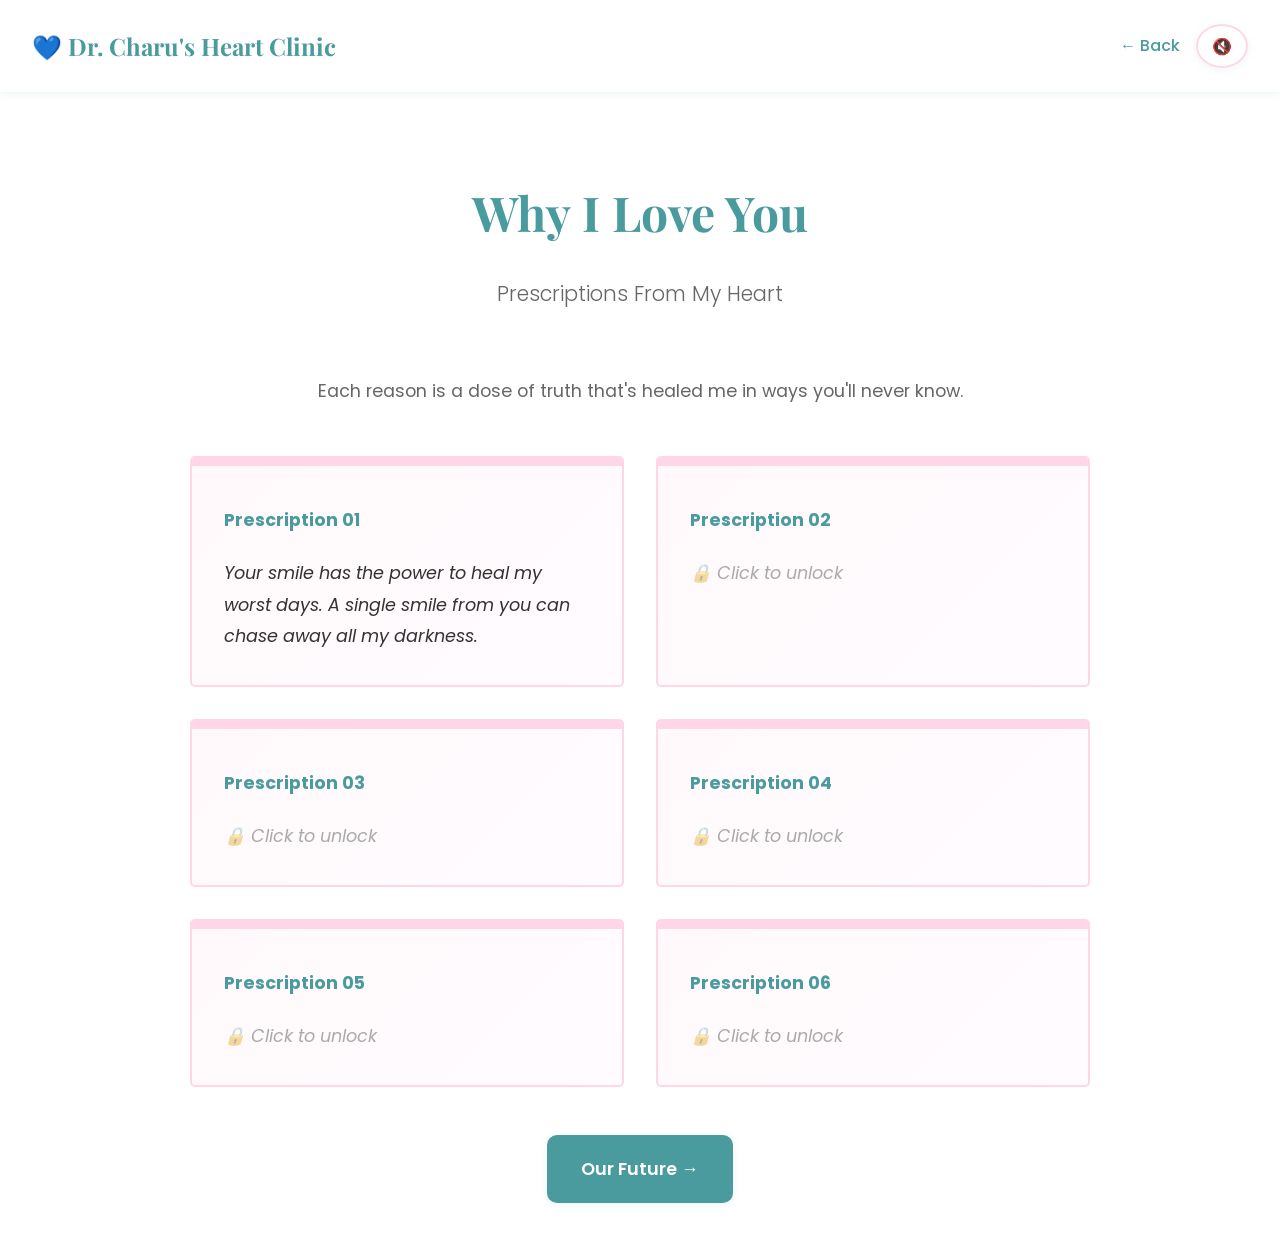
<file: reasons.html>
<!DOCTYPE html>
<html lang="en">
<head>
    <meta charset="UTF-8">
    <meta name="viewport" content="width=device-width, initial-scale=1.0">
    <title>Why I Love You - Prescriptions</title>
    <link rel="icon" href="data:image/svg+xml,<svg xmlns=%22http://www.w3.org/2000/svg%22 viewBox=%220 0 100 100%22><text y=%22.9em%22 font-size=%2290%22>💙</text></svg>">
    <link rel="stylesheet" href="style.css">
</head>
<body data-page="reasons">
    <!-- Navigation -->
    <nav>
        <div class="nav-brand">💙 Dr. Charu's Heart Clinic</div>
        <div style="display: flex; align-items: center; gap: 1rem;">
            <a href="memories.html" style="text-decoration: none; color: #4A9B9E; font-weight: 500;">← Back</a>
            <button class="music-toggle" title="Toggle Music">🔇</button>
        </div>
    </nav>

    <!-- Main Content -->
    <div class="page-container">
        <div class="content-wrapper">
            <header>
                <h1>Why I Love You</h1>
                <p class="subtitle">Prescriptions From My Heart</p>
            </header>

            <p style="margin-bottom: 3rem; color: #666;">
                Each reason is a dose of truth that's healed me in ways you'll never know.
            </p>

            <!-- Prescription Cards -->
            <div style="display: grid; grid-template-columns: repeat(auto-fit, minmax(300px, 1fr)); gap: 2rem; margin: 3rem 0;" id="reasons-grid">
                <!-- Cards will be generated by JavaScript -->
            </div>

            <!-- Call to action -->
            <div style="margin-top: 3rem;">
                <button class="btn" onclick="navigateTo('future.html')" style="font-size: 1.1rem; padding: 1.2rem 2rem;">
                    Our Future →
                </button>
            </div>
        </div>
    </div>

    <!-- Audio Element -->
    <audio id="background-music" loop style="display: none;"></audio>

    <!-- Scripts -->
    <script src="script.js"></script>
    <script>
        const reasons = [
            'Your smile has the power to heal my worst days. A single smile from you can chase away all my darkness.',
            'Your voice calms every chaos in my mind. Hearing you speak is like a balm on a wound I didn\'t know was bleeding.',
            'Your presence feels like home. With you, I finally understand what it means to belong somewhere, to someone.',
            'You are the calm my heart always searched for. Before you, I was constantly restless. Now, in your presence, I\'m finally at peace.',
            'Your kindness reminds me to be better. You inspire me not just to love you, but to become worthy of your love.',
            'Your laughter is music my soul has been waiting for since birth. It completes me in ways I never thought possible.'
        ];

        let unlockedReasons = 0;

        function initializeReasonsPage() {
            const grid = document.getElementById('reasons-grid');
            if (!grid) return;

            grid.innerHTML = '';

            reasons.forEach((reason, index) => {
                const card = document.createElement('div');
                card.className = `prescription-card slide-in-up stagger-${Math.min(index + 1, 6)}`;
                card.style.cursor = 'pointer';
                card.style.transition = 'all 0.3s ease';
                
                const isUnlocked = index === 0;

                card.innerHTML = `
                    <h4>Prescription ${String(index + 1).padStart(2, '0')}</h4>
                    <p style="opacity: ${isUnlocked ? '1' : '0.4'};">${isUnlocked ? reason : '🔒 Click to unlock'}</p>
                `;

                if (!isUnlocked) {
                    card.style.opacity = '0.6';
                }

                card.addEventListener('click', function() {
                    if (index !== 0 && this.querySelector('p').textContent.includes('🔒')) {
                        const p = this.querySelector('p');
                        p.textContent = reason;
                        p.style.opacity = '1';
                        this.style.opacity = '1';
                        unlockedReasons++;
                        Animations.vibrate([100, 50, 100]);

                        if (unlockedReasons === reasons.length - 1) {
                            setTimeout(() => showCelebration(), 500);
                        }
                    } else if (index === 0) {
                        Animations.vibrate([50, 30, 50]);
                    }
                });

                grid.appendChild(card);
            });
        }

        function showCelebration() {
            const modal = document.createElement('div');
            modal.style.cssText = `
                position: fixed; top: 0; left: 0; right: 0; bottom: 0;
                background: rgba(0,0,0,0.7); display: flex;
                align-items: center; justify-content: center;
                z-index: 9999; animation: fadeIn 0.3s ease;
            `;
            
            modal.innerHTML = `
                <div style="background: white; padding: 3rem; border-radius: 15px; text-align: center; max-width: 400px; animation: scaleIn 0.5s ease;">
                    <div style="font-size: 3rem; margin-bottom: 1rem;">✨💖✨</div>
                    <h2 style="color: #FF99C5; margin-bottom: 1rem;">You've unlocked my heart!</h2>
                    <p style="color: #666; margin-bottom: 2rem;">These are all the reasons why you complete me.</p>
                    <button onclick="this.parentElement.parentElement.remove()" class="btn" style="font-size: 1rem; padding: 0.8rem 2rem;">
                        Continue →
                    </button>
                </div>
            `;

            document.body.appendChild(modal);
            Animations.createConfetti(modal);
        }

        // Initialize when page loads
        document.addEventListener('DOMContentLoaded', initializeReasonsPage);
    </script>
</body>
</html>
</file>
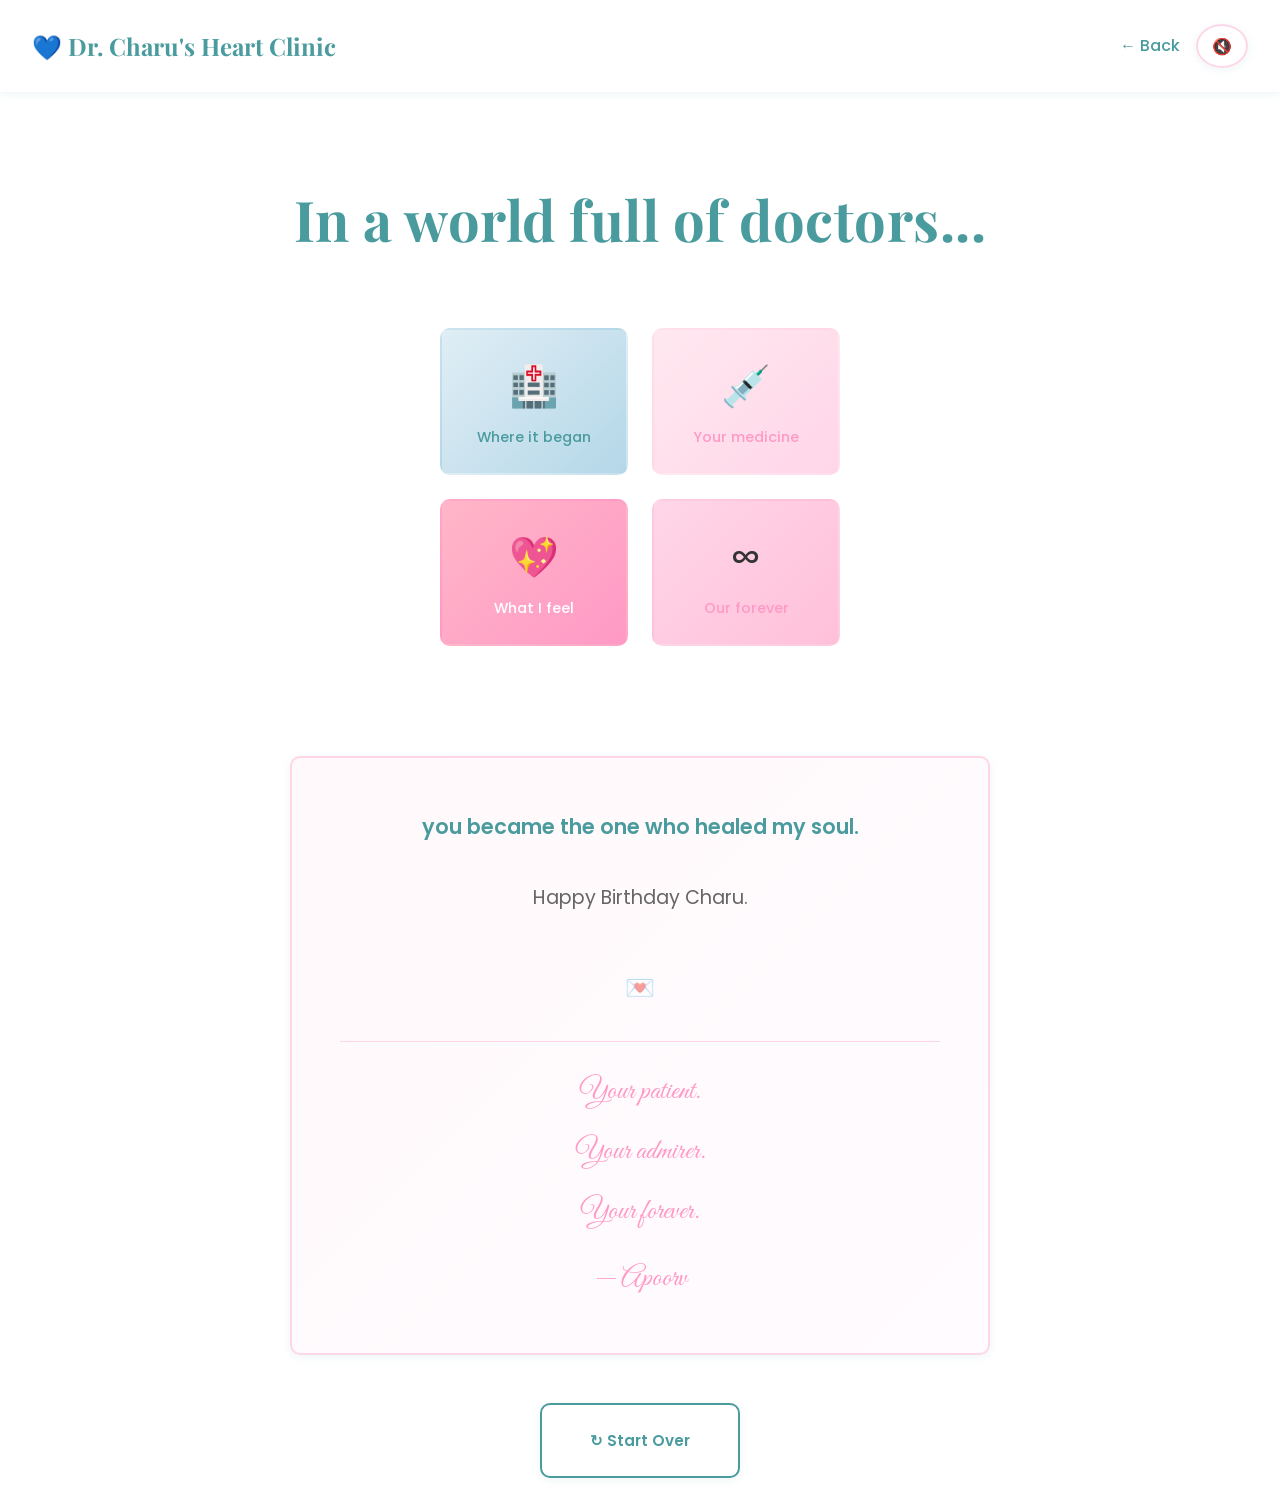
<file: secret_letter.html>
<!DOCTYPE html>
<html lang="en">
<head>
    <meta charset="UTF-8">
    <meta name="viewport" content="width=device-width, initial-scale=1.0">
    <title>Secret Letter - For Charu Only</title>
    <link rel="icon" href="data:image/svg+xml,<svg xmlns=%22http://www.w3.org/2000/svg%22 viewBox=%220 0 100 100%22><text y=%22.9em%22 font-size=%2290%22>💙</text></svg>">
    <link rel="stylesheet" href="style.css">
</head>
<body data-page="secret-letter">
    <!-- Navigation -->
    <nav>
        <div class="nav-brand">💙 Dr. Charu's Heart Clinic</div>
        <div style="display: flex; align-items: center; gap: 1rem;">
            <a href="forever.html" style="text-decoration: none; color: #4A9B9E; font-weight: 500;">← Back</a>
            <button class="music-toggle" title="Toggle Music">🔇</button>
        </div>
    </nav>

    <!-- Main Content -->
    <div class="page-container">
        <div class="content-wrapper">
            <header>
                <h1 style="color: #FF99C5;">Secret Letter</h1>
                <p class="subtitle">For Dr. Charu Only</p>
                <p style="font-size: 1rem; color: #999; margin-top: 1rem;">🔐 This message was hidden just for you.</p>
            </header>

            <!-- Secret Letter Content -->
            <div class="card secret-letter-content" style="background: linear-gradient(135deg, #FFF5FB 0%, #FFFBFE 100%); border: 2px solid #FF99C5; max-width: 700px; margin: 2rem auto; padding: 3rem; box-shadow: 0 0 30px rgba(255, 153, 197, 0.2);">
                <div style="font-family: 'Great Vibes', cursive; font-size: 2.5rem; color: #FF99C5; margin-bottom: 2rem; text-align: center;">
                    My Dearest Charu,
                </div>

                <div style="line-height: 2; font-size: 1.05rem; color: #555;">
                    <p style="text-indent: 2rem;">
                        You were never just someone I met.
                    </p>

                    <p style="margin: 1.5rem 0;">
                        You slowly became the calm in my chaos, the warmth in my silence, and the home my heart searched for across lifetimes.
                    </p>

                    <p style="margin: 1.5rem 0;">
                        I remember the exact moment I realized you were different. It wasn't a lightning bolt or a dramatic movie moment. It was quiet — the kind of quiet that settles into your bones and tells you that something fundamental has shifted. It was the realization that I could finally breathe around someone. That without words, without trying, without performing — I was enough.
                    </p>

                    <p style="margin: 1.5rem 0;">
                        Every laugh you've laughed has been a gift. Every moment you've looked at me with those eyes has felt like a diagnosis I'd been waiting for my whole life: "This one is worth staying for."
                    </p>

                    <p style="margin: 1.5rem 0;">
                        You taught me that love isn't the dramatic kind they show in movies. It's in the silence we share, in the way you listen without needing to fix me, in the way your hand fits in mine like it was meant to be there since the beginning of time. It's in your smile when you think no one's looking. It's in the way you care about everyone, even people who don't deserve your light.
                    </p>

                    <p style="margin: 1.5rem 0;">
                        I love you in ways I don't have words for. In the mornings when I see your face is the first thing I want to see. In the quiet nights when your voice is the only thing that calms the storm inside my head. In the future I imagine where we're old and grey, still holding hands, still laughing at inside jokes, still feeling this.
                    </p>

                    <p style="margin: 1.5rem 0;">
                        You are my diagnosis, my cure, my reason, and my forever.
                    </p>

                    <p style="margin: 1.5rem 0;">
                        Happy Birthday to the girl who healed a heart she never even treated.
                    </p>

                    <p style="margin: 2rem 0; font-style: italic;">
                        I love you more than medicine, more than words, more than forever.
                    </p>
                </div>

                <!-- Signature -->
                <div style="margin-top: 2rem; text-align: center; padding-top: 1.5rem; border-top: 2px solid #FFD6E8;">
                    <p style="font-family: 'Great Vibes', cursive; font-size: 2rem; color: #FF99C5; margin: 0;">
                        All my love,
                    </p>
                    <p style="font-family: 'Great Vibes', cursive; font-size: 2rem; color: #FF99C5; margin-top: 0.5rem;">
                        Apoorv
                    </p>
                </div>
            </div>

            <!-- Call to action -->
            <div style="margin-top: 3rem; text-align: center;">
                <button class="btn" onclick="navigateTo('forever.html')" style="font-size: 0.95rem;">
                    Return to Forever
                </button>
            </div>
        </div>
    </div>

    <!-- Audio Element -->
    <audio id="background-music" loop style="display: none;"></audio>

    <!-- Scripts -->
    <script src="script.js"></script>
</body>
</html>
</file>
<file: style.css>
/* ============================================
   CHARU'S ROMANTIC MEDICAL BIRTHDAY WEBSITE
   Design System & Shared Styles
   =========================================== */

/* ============================================
   ROOT VARIABLES & IMPORTS
   ============================================ */

@import url('https://fonts.googleapis.com/css2?family=Great+Vibes&family=Playfair+Display:wght@400;700;900&family=Poppins:wght@300;400;500;600;700&display=swap');

:root {
  /* Color Palette - Medical Romance Theme */
  --color-white: #FFFFFF;
  --color-pink: #FFD6E8;
  --color-pink-light: #FFE8F0;
  --color-pink-dark: #FF99C5;
  --color-teal: #4A9B9E;
  --color-teal-light: #7FB5B7;
  --color-blue: #B4D7E8;
  --color-blue-light: #E0EEF5;
  --color-gray-light: #F5F5F5;
  --color-gray-med: #CCCCCC;
  --color-text-dark: #333333;
  --color-text-light: #666666;
  
  /* Typography */
  --font-heading: 'Playfair Display', serif;
  --font-body: 'Poppins', sans-serif;
  --font-accent: 'Great Vibes', cursive;
  
  /* Spacing & Sizing */
  --spacing-xs: 0.5rem;
  --spacing-sm: 1rem;
  --spacing-md: 1.5rem;
  --spacing-lg: 2rem;
  --spacing-xl: 3rem;
  --spacing-xxl: 4rem;
  
  /* Border & Shadow */
  --border-radius: 10px;
  --box-shadow-sm: 0 2px 8px rgba(74, 155, 158, 0.1);
  --box-shadow-md: 0 8px 16px rgba(74, 155, 158, 0.15);
  --box-shadow-lg: 0 12px 24px rgba(74, 155, 158, 0.2);
}

/* ============================================
   GLOBAL STYLES
   ============================================ */

* {
  margin: 0;
  padding: 0;
  box-sizing: border-box;
}

html {
  scroll-behavior: smooth;
}

body {
  font-family: var(--font-body);
  color: var(--color-text-dark);
  background-color: var(--color-white);
  line-height: 1.6;
  overflow-x: hidden;
}

/* ============================================
   TYPOGRAPHY
   ============================================ */

h1 {
  font-family: var(--font-heading);
  font-size: 3rem;
  font-weight: 700;
  color: var(--color-teal);
  margin-bottom: var(--spacing-md);
  letter-spacing: 0.5px;
}

h2 {
  font-family: var(--font-heading);
  font-size: 2.5rem;
  font-weight: 700;
  color: var(--color-teal);
  margin-bottom: var(--spacing-md);
}

h3 {
  font-family: var(--font-heading);
  font-size: 1.8rem;
  font-weight: 600;
  color: var(--color-teal-light);
  margin-bottom: var(--spacing-sm);
}

p {
  font-size: 1.1rem;
  color: var(--color-text-light);
  margin-bottom: var(--spacing-md);
  line-height: 1.8;
}

.accent-text {
  font-family: var(--font-accent);
  font-size: 2.5rem;
  color: var(--color-pink-dark);
  letter-spacing: 1px;
}

.subtitle {
  font-family: var(--font-body);
  font-size: 1.3rem;
  color: var(--color-text-light);
  font-weight: 300;
  margin-bottom: var(--spacing-lg);
}

/* ============================================
   LAYOUT & CONTAINER
   ============================================ */

body {
  display: flex;
  flex-direction: column;
  min-height: 100vh;
}

.page-container {
  flex: 1;
  display: flex;
  flex-direction: column;
  justify-content: flex-start;
  align-items: center;
  padding-top: 10px;
  padding-left: var(--spacing-lg);
  padding-right: var(--spacing-lg);
  padding-bottom: var(--spacing-lg);
  position: relative;
  overflow: visible;
}

.content-wrapper {
  max-width: 900px;
  width: 100%;
  text-align: center;
  position: relative;
  z-index: 1;
  margin-top: 1rem;
}

header {
  text-align: center;
  margin-bottom: var(--spacing-xxl);
  margin-top: 2rem;
  padding-top: 1.5rem;
}

footer {
  text-align: center;
  padding: var(--spacing-lg);
  border-top: 2px solid var(--color-pink-light);
  margin-top: var(--spacing-xl);
  background: var(--color-gray-light);
}

/* ============================================
   BUTTONS & INTERACTIVE ELEMENTS
   ============================================ */

button, .btn {
  font-family: var(--font-body);
  padding: var(--spacing-md) var(--spacing-xl);
  font-size: 1.1rem;
  border: 2px solid var(--color-teal);
  background: var(--color-teal);
  color: var(--color-white);
  border-radius: var(--border-radius);
  cursor: pointer;
  transition: all 0.3s ease;
  font-weight: 600;
  text-transform: capitalize;
  box-shadow: var(--box-shadow-sm);
  text-decoration: none;
  display: inline-block;
  min-width: 44px;
  min-height: 44px;
}

button:hover, .btn:hover {
  background: var(--color-teal-light);
  border-color: var(--color-teal-light);
  transform: translateY(-2px);
  box-shadow: var(--box-shadow-md);
}

button:active, .btn:active {
  transform: translateY(0);
  box-shadow: var(--box-shadow-sm);
}

button.btn-secondary, .btn-secondary {
  background: var(--color-pink);
  border-color: var(--color-pink);
  color: var(--color-text-dark);
}

button.btn-secondary:hover, .btn-secondary:hover {
  background: var(--color-pink-dark);
  border-color: var(--color-pink-dark);
  color: var(--color-white);
}

button.btn-ghost, .btn-ghost {
  background: transparent;
  border-color: var(--color-teal);
  color: var(--color-teal);
}

button.btn-ghost:hover, .btn-ghost:hover {
  background: var(--color-teal);
  color: var(--color-white);
}

/* ============================================
   NAVIGATION
   ============================================ */

nav {
  position: sticky;
  top: 0;
  left: 0;
  right: 0;
  background: rgba(255, 255, 255, 0.95);
  backdrop-filter: blur(10px);
  padding: var(--spacing-md) var(--spacing-lg);
  display: flex;
  justify-content: space-between;
  align-items: center;
  box-shadow: var(--box-shadow-sm);
  z-index: 1000;
}

nav .nav-brand {
  font-family: var(--font-heading);
  font-size: 1.5rem;
  color: var(--color-teal);
  font-weight: 700;
}

nav .nav-links {
  display: flex;
  gap: var(--spacing-lg);
  align-items: center;
  list-style: none;
}

nav .nav-links a {
  text-decoration: none;
  color: var(--color-text-dark);
  font-weight: 500;
  transition: color 0.3s ease;
  font-size: 0.95rem;
}

nav .nav-links a:hover {
  color: var(--color-teal);
}

.music-toggle {
  background: transparent;
  border: 2px solid var(--color-pink);
  color: var(--color-pink);
  padding: var(--spacing-xs) var(--spacing-md);
  font-size: 1rem;
  border-radius: 50%;
  width: 44px;
  height: 44px;
  display: flex;
  align-items: center;
  justify-content: center;
}

.music-toggle:hover {
  background: var(--color-pink);
  color: var(--color-white);
}

.music-toggle.playing {
  background: var(--color-pink);
  color: var(--color-white);
}

/* ============================================
   MODALS & DIALOGS
   ============================================ */

.modal-overlay {
  position: fixed;
  top: 0;
  left: 0;
  right: 0;
  bottom: 0;
  background: rgba(0, 0, 0, 0.4);
  display: flex;
  justify-content: center;
  align-items: center;
  z-index: 2000;
  animation: fadeInOverlay 0.3s ease;
}

.modal {
  background: var(--color-white);
  padding: var(--spacing-xl);
  border-radius: 15px;
  max-width: 500px;
  width: 90%;
  box-shadow: var(--box-shadow-lg);
  animation: slideInModal 0.4s ease;
  border: 2px solid var(--color-pink-light);
}

.modal h2 {
  margin-bottom: var(--spacing-lg);
  font-size: 1.8rem;
}

.modal p {
  margin-bottom: var(--spacing-lg);
  font-size: 1rem;
}

.modal-buttons {
  display: flex;
  gap: var(--spacing-md);
  justify-content: center;
  margin-top: var(--spacing-xl);
}

.modal-buttons button {
  flex: 1;
  min-width: 100px;
}

/* ============================================
   CARDS & CONTAINERS
   ============================================ */

.card {
  background: var(--color-white);
  border: 2px solid var(--color-pink-light);
  border-radius: var(--border-radius);
  padding: var(--spacing-lg);
  margin: var(--spacing-md) 0;
  transition: all 0.3s ease;
  box-shadow: var(--box-shadow-sm);
}

.card:hover {
  transform: translateY(-5px);
  box-shadow: var(--box-shadow-md);
  border-color: var(--color-pink);
}

.card-grid {
  display: grid;
  grid-template-columns: repeat(auto-fit, minmax(280px, 1fr));
  gap: var(--spacing-lg);
  margin: var(--spacing-xl) 0;
}

.prescription-card {
  background: linear-gradient(135deg, #FFF9FB 0%, #FFFBFE 100%);
  border: 2px solid var(--color-pink);
  border-radius: 5px;
  padding: var(--spacing-lg);
  position: relative;
  padding-top: var(--spacing-xl);
  text-align: left;
}

.prescription-card::before {
  content: '';
  position: absolute;
  top: 0;
  left: 0;
  right: 0;
  height: 8px;
  background: var(--color-pink);
  border-radius: 3px 3px 0 0;
}

.prescription-card h4 {
  color: var(--color-teal);
  margin-bottom: var(--spacing-md);
  font-size: 1.1rem;
}

.prescription-card p {
  color: var(--color-text-dark);
  margin: 0;
  font-style: italic;
}

.medical-report {
  background: var(--color-gray-light);
  border: 3px solid var(--color-text-dark);
  padding: var(--spacing-xl);
  border-radius: 0;
  text-align: left;
  margin: var(--spacing-xl) 0;
  font-family: 'Courier New', monospace;
}

.report-section {
  margin-bottom: var(--spacing-lg);
  border-bottom: 1px solid var(--color-text-dark);
  padding-bottom: var(--spacing-md);
}

.report-section:last-child {
  border-bottom: none;
}

.report-label {
  font-weight: 700;
  color: var(--color-teal);
  text-transform: uppercase;
  font-size: 0.9rem;
  letter-spacing: 1px;
}

.report-value {
  font-size: 1.2rem;
  color: var(--color-text-dark);
  margin-top: var(--spacing-xs);
  margin-bottom: var(--spacing-lg);
}

/* ============================================
   ANIMATIONS KEYFRAMES
   ============================================ */

@keyframes fadeIn {
  from {
    opacity: 0;
  }
  to {
    opacity: 1;
  }
}

@keyframes slideInUp {
  from {
    opacity: 0;
    transform: translateY(30px);
  }
  to {
    opacity: 1;
    transform: translateY(0);
  }
}

@keyframes slideInDown {
  from {
    opacity: 0;
    transform: translateY(-30px);
  }
  to {
    opacity: 1;
    transform: translateY(0);
  }
}

@keyframes heartbeat {
  0%, 100% {
    transform: scale(1);
  }
  10%, 30% {
    transform: scale(0.9);
  }
  20%, 50%, 80% {
    transform: scale(1.1);
  }
  40%, 60%, 90% {
    transform: scale(1);
  }
}

@keyframes heartbeatIntensity {
  0%, 100% {
    opacity: 1;
  }
  25% {
    opacity: 0.7;
  }
  50% {
    opacity: 1;
  }
  75% {
    opacity: 0.7;
  }
}

@keyframes ecgLine {
  0% {
    stroke-dashoffset: 1000;
  }
  100% {
    stroke-dashoffset: 0;
  }
}

@keyframes floatHeart {
  0% {
    transform: translateY(0) translateX(0);
    opacity: 0.8;
  }
  50% {
    transform: translateY(-20px) translateX(10px);
    opacity: 1;
  }
  100% {
    transform: translateY(-40px) translateX(-10px);
    opacity: 0;
  }
}

@keyframes confettiFall {
  to {
    transform: translateY(100vh) rotate(720deg);
    opacity: 0;
  }
}

@keyframes confettiFallLeft {
  to {
    transform: translateX(-100vw) translateY(100vh) rotate(720deg);
    opacity: 0;
  }
}

@keyframes confettiFallRight {
  to {
    transform: translateX(100vw) translateY(100vh) rotate(720deg);
    opacity: 0;
  }
}

@keyframes fadeInOverlay {
  from {
    opacity: 0;
  }
  to {
    opacity: 1;
  }
}

@keyframes slideInModal {
  from {
    opacity: 0;
    transform: scale(0.8);
  }
  to {
    opacity: 1;
    transform: scale(1);
  }
}

@keyframes glow {
  0%, 100% {
    text-shadow: 0 0 10px rgba(255, 153, 197, 0.5);
    box-shadow: 0 0 20px rgba(255, 153, 197, 0.3);
  }
  50% {
    text-shadow: 0 0 20px rgba(255, 153, 197, 0.8);
    box-shadow: 0 0 30px rgba(255, 153, 197, 0.5);
  }
}

@keyframes pulse {
  0%, 100% {
    opacity: 1;
  }
  50% {
    opacity: 0.5;
  }
}

@keyframes bounce {
  0%, 100% {
    transform: translateY(0);
  }
  50% {
    transform: translateY(-10px);
  }
}

@keyframes breathe {
  0%, 100% {
    opacity: 0.6;
    transform: scale(1);
  }
  50% {
    opacity: 1;
    transform: scale(1.05);
  }
}

/* ============================================
   ANIMATION UTILITY CLASSES
   ============================================ */

.fade-in {
  animation: fadeIn 0.6s ease forwards;
}

.slide-in-up {
  animation: slideInUp 0.6s ease forwards;
}

.slide-in-down {
  animation: slideInDown 0.6s ease forwards;
}

.heartbeat {
  animation: heartbeat 1.2s infinite;
}

.float {
  animation: floatHeart 4s infinite ease-in;
}

.glow {
  animation: glow 2s ease infinite;
}

.pulse {
  animation: pulse 2s ease infinite;
}

.bounce {
  animation: bounce 1s ease infinite;
}

/* Stagger animation delays */
.stagger-1 { animation-delay: 0.1s; }
.stagger-2 { animation-delay: 0.2s; }
.stagger-3 { animation-delay: 0.3s; }
.stagger-4 { animation-delay: 0.4s; }
.stagger-5 { animation-delay: 0.5s; }
.stagger-6 { animation-delay: 0.6s; }

/* ============================================
   MEDICAL ELEMENTS & ICONS
   ============================================ */

.medical-icon {
  width: 60px;
  height: 60px;
  display: inline-block;
  margin: var(--spacing-md) auto;
}

.medical-icon svg {
  width: 100%;
  height: 100%;
  stroke: var(--color-teal);
  fill: none;
  stroke-width: 2;
}

.icon-stethoscope svg {
  stroke: var(--color-pink-dark);
}

.heart-icon {
  font-size: 2rem;
  cursor: pointer;
  transition: all 0.3s ease;
  display: inline-block;
  padding: var(--spacing-sm);
}

.heart-icon:hover {
  transform: scale(1.2);
}

.heart-icon.glow {
  animation: glow 1s ease infinite;
}

/* ============================================
   BACKGROUND ELEMENTS
   ============================================ */

.bg-heartbeat {
  position: absolute;
  top: 50%;
  left: 50%;
  transform: translate(-50%, -50%);
  opacity: 0.1;
  z-index: 0;
  font-size: 200px;
  animation: heartbeatIntensity 1.2s infinite;
}

.floating-hearts {
  position: fixed;
  bottom: 0;
  pointer-events: none;
  z-index: 5;
}

.floating-heart {
  position: absolute;
  font-size: 2rem;
  opacity: 0.7;
  animation: floatHeart 4s ease-in forwards;
  color: var(--color-pink);
}

.hidden-heart-icon {
  display: inline-block;
  font-size: 1.5rem;
  cursor: pointer;
  transition: all 0.3s ease;
  color: var(--color-pink-light);
  opacity: 0.5;
}

.hidden-heart-icon:hover {
  opacity: 0.8;
  transform: scale(1.2);
}

.hidden-heart-icon.active {
  animation: glow 1s ease infinite;
  opacity: 1;
}

/* ============================================
   FORMS
   ============================================ */

input, textarea {
  font-family: var(--font-body);
  padding: var(--spacing-md);
  border: 2px solid var(--color-pink-light);
  border-radius: var(--border-radius);
  font-size: 1rem;
  transition: all 0.3s ease;
}

input:focus, textarea:focus {
  outline: none;
  border-color: var(--color-teal);
  box-shadow: 0 0 0 3px rgba(74, 155, 158, 0.1);
}

input::placeholder, textarea::placeholder {
  color: var(--color-gray-med);
}

/* ============================================
   AUDIO PLAYER
   ============================================ */

audio {
  display: none;
}

/* ============================================
   RESPONSIVE DESIGN
   ============================================ */

@media (max-width: 768px) {
  html {
    font-size: 14px;
  }

  h1 {
    font-size: 2rem;
  }

  h2 {
    font-size: 1.8rem;
  }

  h3 {
    font-size: 1.4rem;
  }

  .page-container {
    padding: var(--spacing-md);
    min-height: 100vh;
  }

  nav {
    padding: var(--spacing-sm) var(--spacing-md);
  }

  nav .nav-links {
    gap: var(--spacing-md);
  }

  nav .nav-links a {
    display: none;
  }

  .content-wrapper {
    margin-top: var(--spacing-lg);
  }

  .card-grid {
    grid-template-columns: 1fr;
    gap: var(--spacing-md);
  }

  button, .btn {
    width: 100%;
    padding: var(--spacing-md) var(--spacing-lg);
  }

  .modal-buttons {
    flex-direction: column;
  }

  .modal-buttons button {
    width: 100%;
  }

  .medical-report {
    font-size: 0.9rem;
    padding: var(--spacing-lg);
  }

  .accent-text {
    font-size: 1.8rem;
  }

  .subtitle {
    font-size: 1.1rem;
  }

  p {
    font-size: 1rem;
  }
}

@media (max-width: 480px) {
  html {
    font-size: 13px;
  }

  h1 {
    font-size: 1.6rem;
  }

  h2 {
    font-size: 1.4rem;
  }

  .page-container {
    padding: var(--spacing-sm);
  }

  nav {
    flex-wrap: wrap;
    gap: var(--spacing-sm);
  }

  nav .nav-brand {
    font-size: 1.2rem;
  }

  .medical-icon {
    width: 40px;
    height: 40px;
  }

  .bg-heartbeat {
    font-size: 100px;
  }

  .floating-heart {
    font-size: 1.2rem;
  }
}

/* ============================================
   UTILITY CLASSES
   ============================================ */

.text-center {
  text-align: center;
}

.text-left {
  text-align: left;
}

.mt-1 { margin-top: var(--spacing-sm); }
.mt-2 { margin-top: var(--spacing-md); }
.mt-3 { margin-top: var(--spacing-lg); }
.mt-4 { margin-top: var(--spacing-xl); }

.mb-1 { margin-bottom: var(--spacing-sm); }
.mb-2 { margin-bottom: var(--spacing-md); }
.mb-3 { margin-bottom: var(--spacing-lg); }
.mb-4 { margin-bottom: var(--spacing-xl); }

.pt-1 { padding-top: var(--spacing-sm); }
.pt-2 { padding-top: var(--spacing-md); }
.pt-3 { padding-top: var(--spacing-lg); }

.pb-1 { padding-bottom: var(--spacing-sm); }
.pb-2 { padding-bottom: var(--spacing-md); }
.pb-3 { padding-bottom: var(--spacing-lg); }

.hidden {
  display: none !important;
}

.visible {
  display: block !important;
}
</file>
